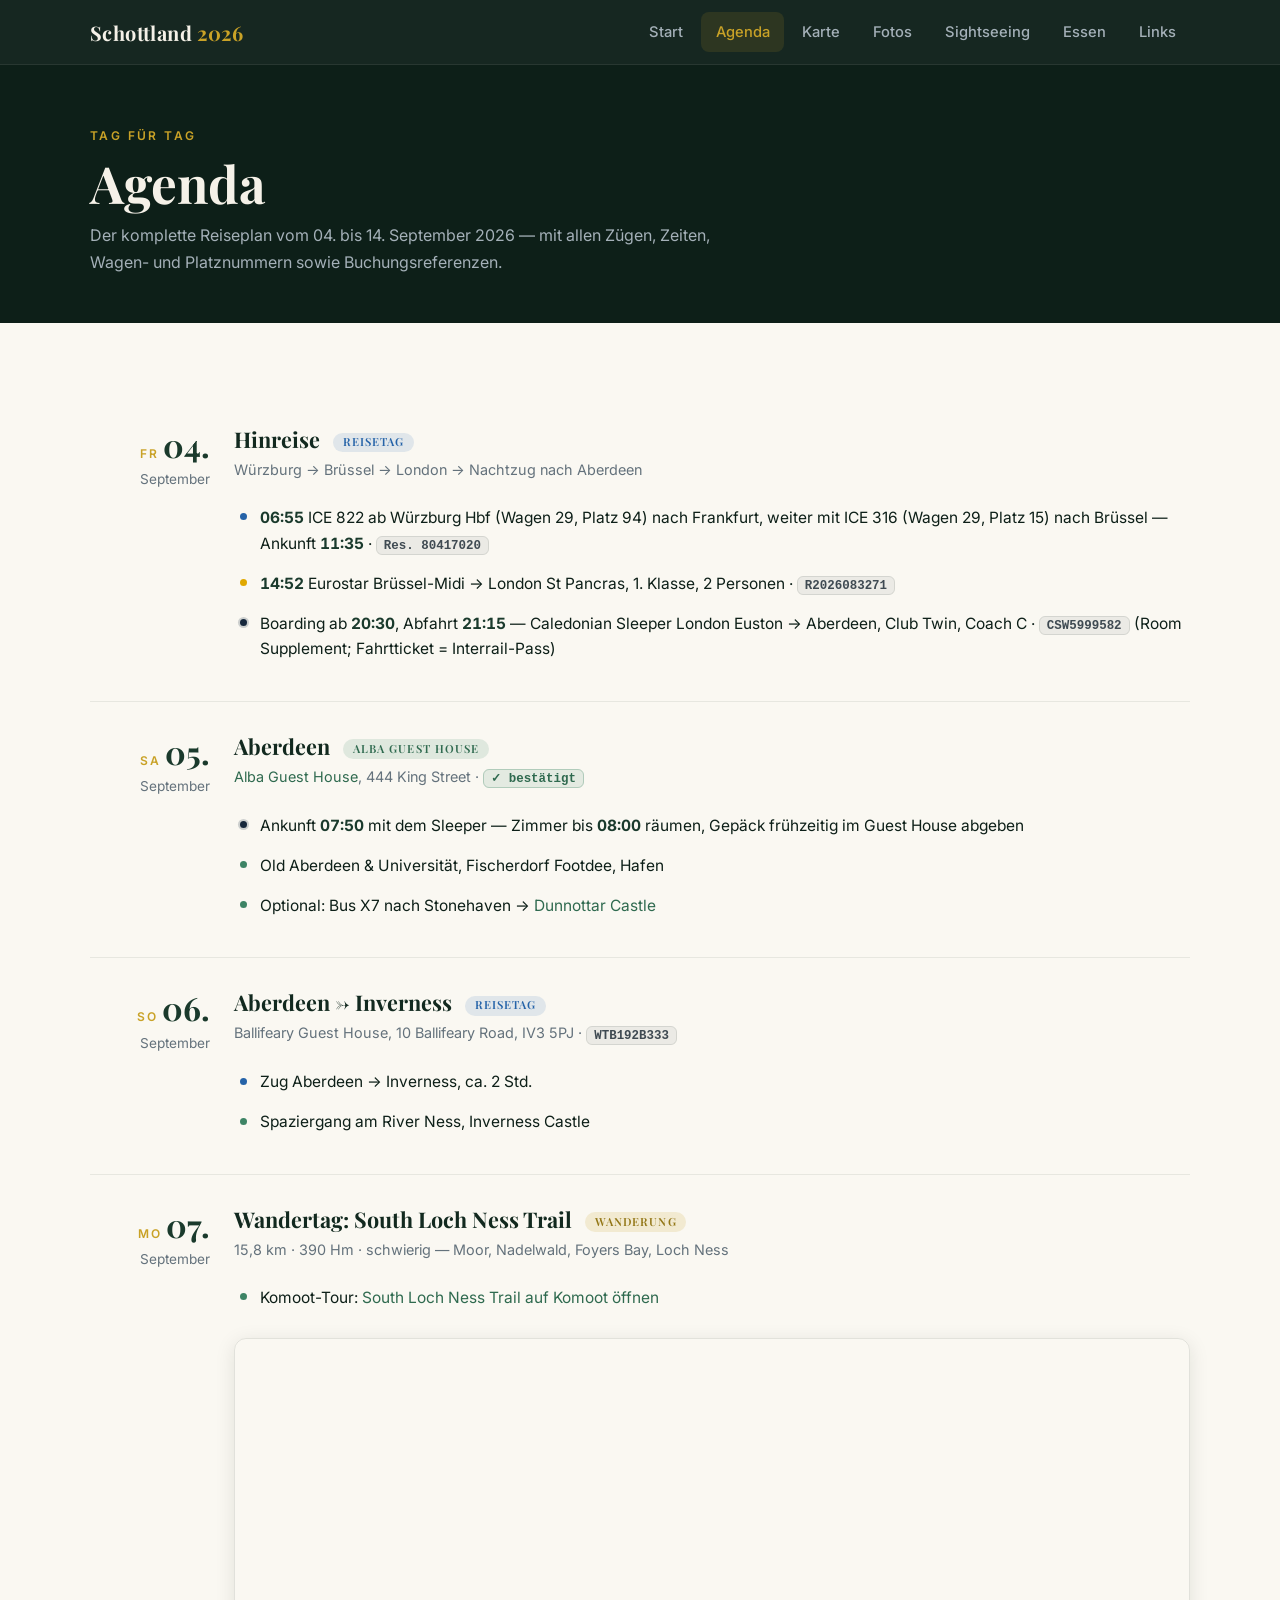
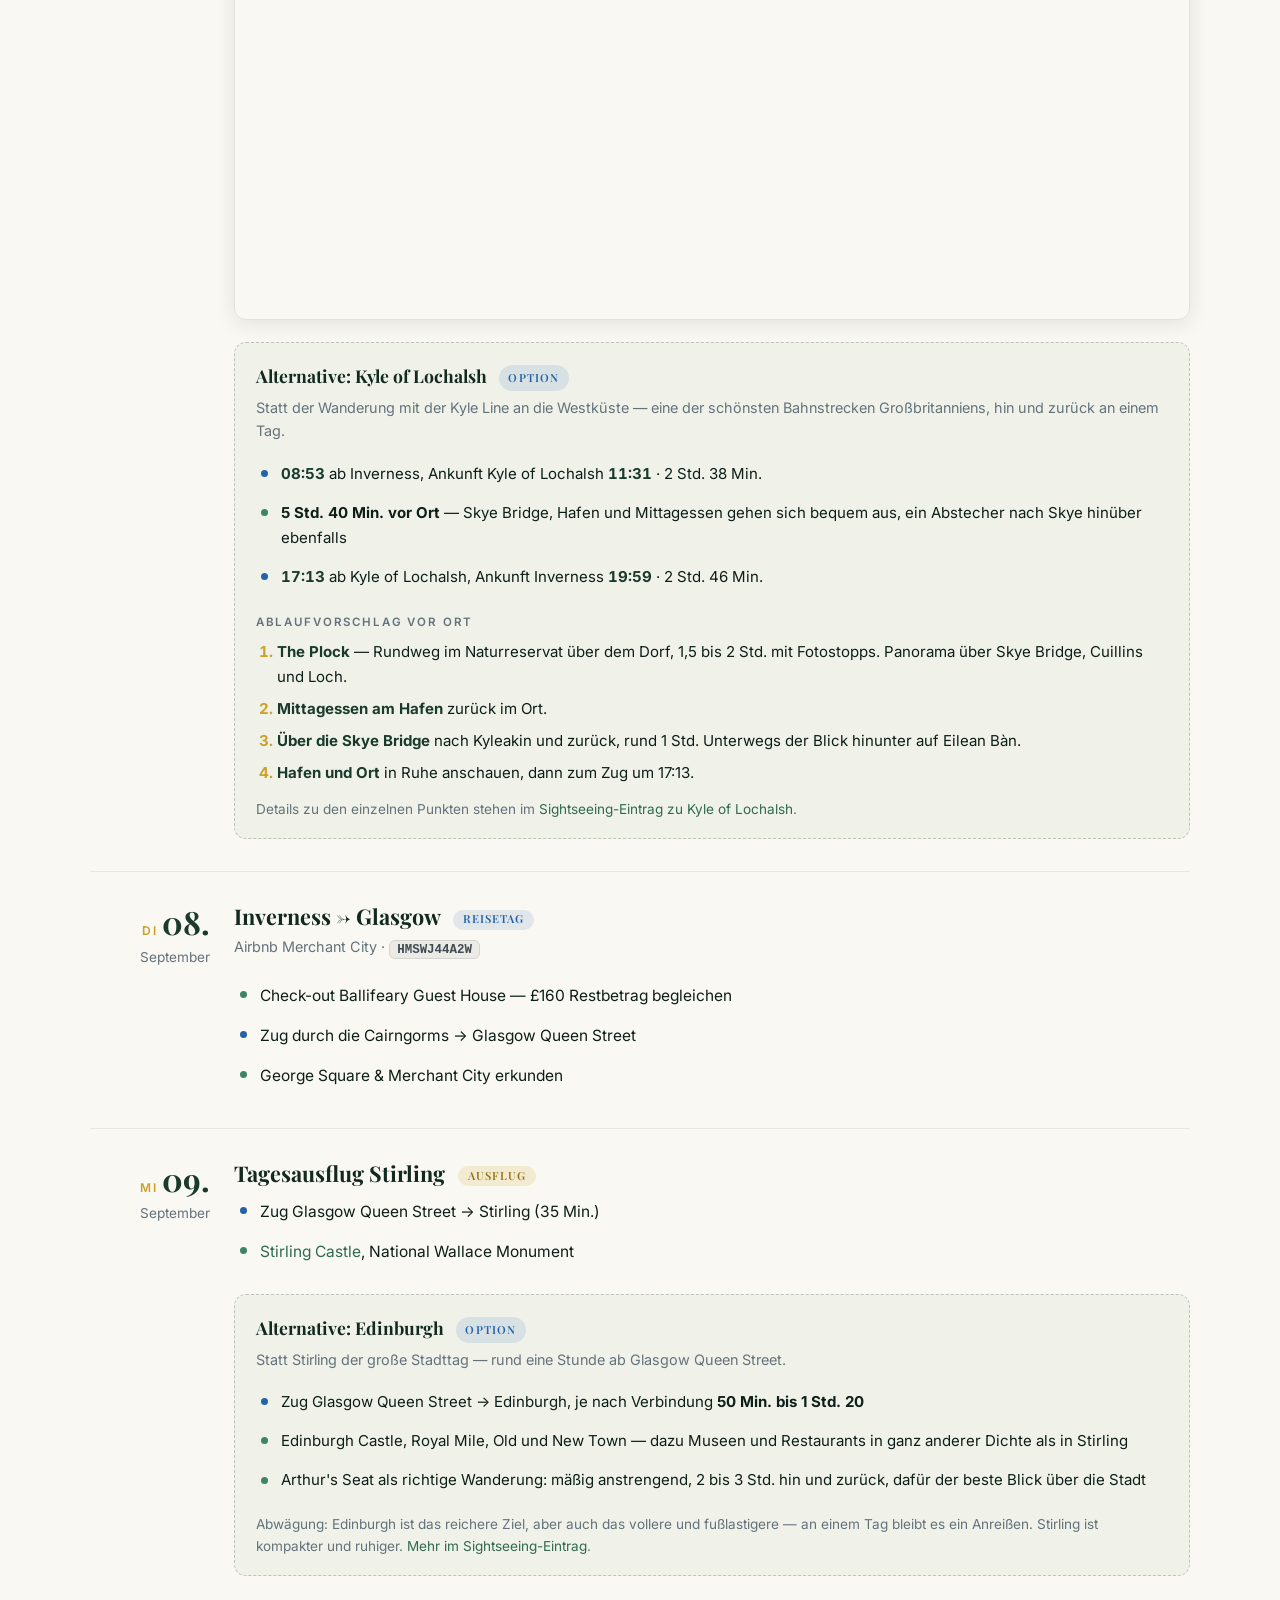
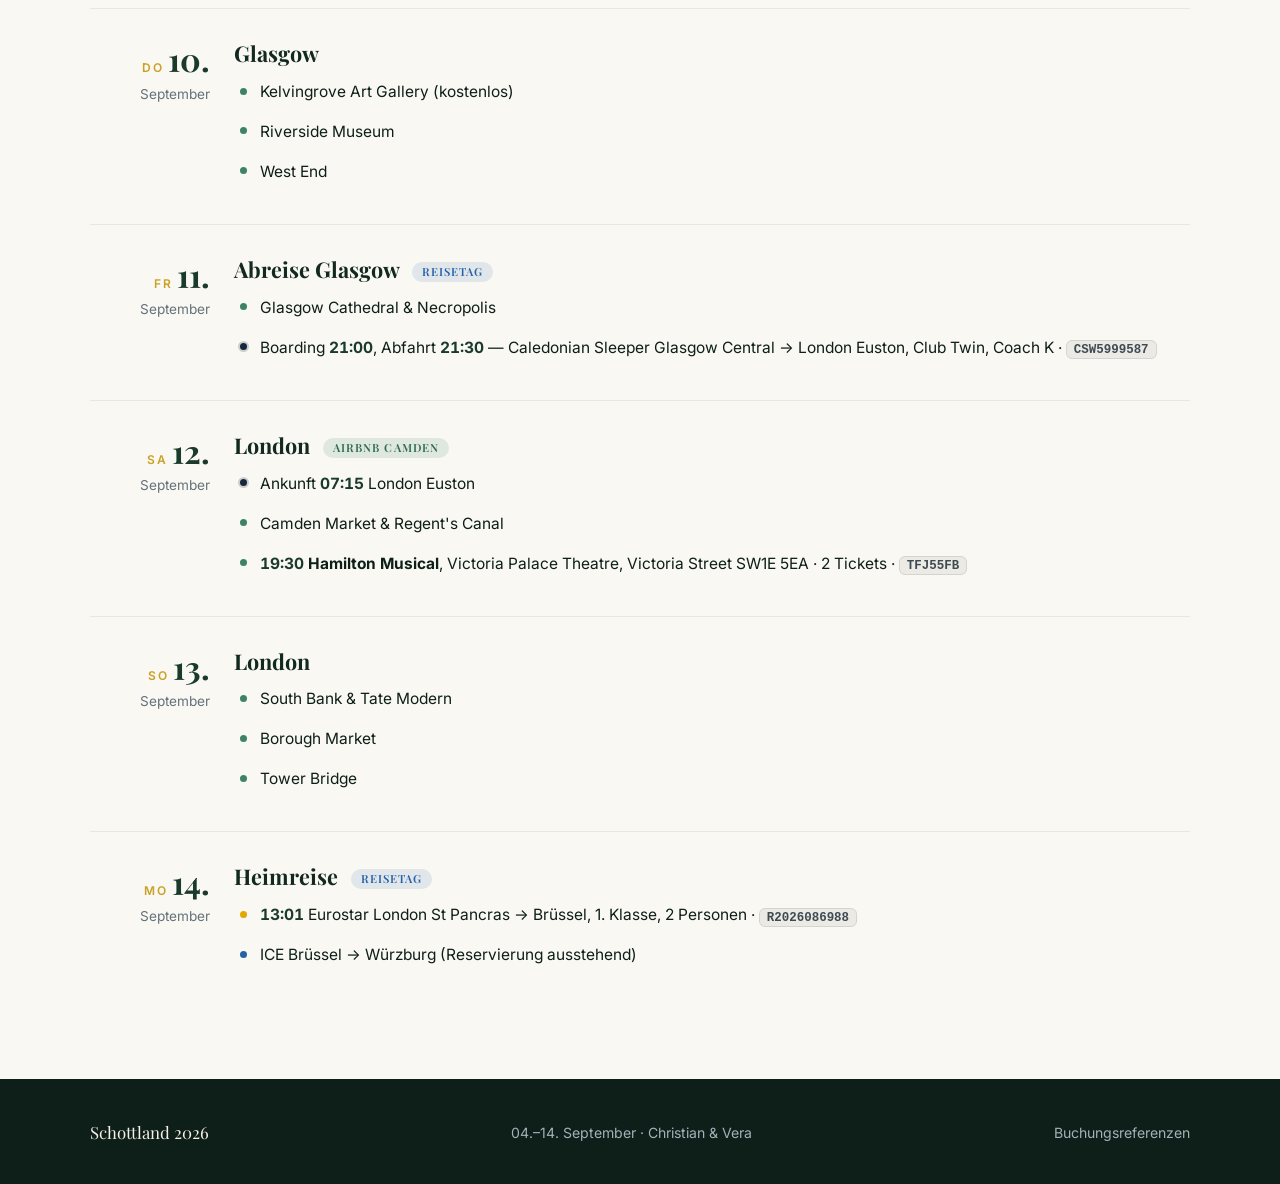
<file: agenda.html>
<!DOCTYPE html>
<html lang="de">
<head>
  <meta charset="UTF-8">
  <meta name="viewport" content="width=device-width, initial-scale=1.0">
  <title>Agenda · Schottland 2026</title>
  <meta name="description" content="Tagesweiser Reiseplan Schottland 04.–14.09.2026 mit allen Zügen, Zeiten und Buchungsreferenzen.">
  <link rel="preconnect" href="https://fonts.googleapis.com">
  <link rel="preconnect" href="https://fonts.gstatic.com" crossorigin>
  <link href="https://fonts.googleapis.com/css2?family=Playfair+Display:ital,wght@0,600;0,700;1,600&family=Inter:wght@400;500;600;700&display=swap" rel="stylesheet">
  <link rel="stylesheet" href="css/style.css">
  <link rel="manifest" href="manifest.webmanifest">
  <meta name="theme-color" content="#0d1f18">
  <meta name="mobile-web-app-capable" content="yes">
  <meta name="apple-mobile-web-app-capable" content="yes">
  <meta name="apple-mobile-web-app-status-bar-style" content="black-translucent">
  <meta name="apple-mobile-web-app-title" content="Schottland 26">
  <link rel="apple-touch-icon" href="icons/apple-touch-icon.png">
  <link rel="icon" href="data:image/svg+xml,<svg xmlns='http://www.w3.org/2000/svg' viewBox='0 0 100 100'><text y='.9em' font-size='90'>🏴󠁧󠁢󠁳󠁣󠁴󠁿</text></svg>">
</head>
<body>

  <nav class="site-nav">
    <div class="container nav-inner">
      <a class="nav-brand" href="index.html">Schottland <span class="thistle">2026</span></a>
      <button class="nav-toggle" aria-label="Menü öffnen" aria-expanded="false">
        <span></span><span></span><span></span>
      </button>
      <ul class="nav-links">
        <li><a href="index.html">Start</a></li>
        <li><a href="agenda.html" class="active">Agenda</a></li>
        <li><a href="map.html">Karte</a></li>
        <li><a href="fotos.html">Fotos</a></li>
        <li><a href="sightseeing.html">Sightseeing</a></li>
        <li><a href="essen.html">Essen</a></li>
        <li><a href="links.html">Links</a></li>
      </ul>
    </div>
  </nav>

  <header class="page-header">
    <div class="container">
      <span class="kicker">Tag für Tag</span>
      <h1>Agenda</h1>
      <p>Der komplette Reiseplan vom 04. bis 14. September 2026 — mit allen Zügen,
         Zeiten, Wagen- und Platznummern sowie Buchungsreferenzen.</p>
    </div>
  </header>

  <main class="section">
    <div class="container timeline">

      <article class="day" id="tag1">
        <div class="day-date">
          <span class="dow">Fr</span>
          <span class="dom">04.</span>
          <span class="mon">September</span>
        </div>
        <div class="day-body">
          <h3>Hinreise <span class="day-badge badge-travel">Reisetag</span></h3>
          <p class="day-sub">Würzburg → Brüssel → London → Nachtzug nach Aberdeen</p>
          <ul class="day-items">
            <li class="transit"><span class="time">06:55</span> ICE 822 ab Würzburg Hbf (Wagen 29, Platz 94) nach Frankfurt,
                weiter mit ICE 316 (Wagen 29, Platz 15) nach Brüssel — Ankunft <span class="time">11:35</span> · <span class="ref">Res. 80417020</span></li>
            <li class="eurostar-item"><span class="time">14:52</span> Eurostar Brüssel-Midi → London St&nbsp;Pancras,
                1.&nbsp;Klasse, 2 Personen · <span class="ref">R2026083271</span></li>
            <li class="sleeper-item">Boarding ab <span class="time">20:30</span>, Abfahrt <span class="time">21:15</span> —
                Caledonian Sleeper London Euston → Aberdeen, Club Twin, Coach&nbsp;C · <span class="ref">CSW5999582</span>
                (Room Supplement; Fahrtticket = Interrail-Pass)</li>
          </ul>
        </div>
      </article>

      <article class="day" id="tag2">
        <div class="day-date">
          <span class="dow">Sa</span>
          <span class="dom">05.</span>
          <span class="mon">September</span>
        </div>
        <div class="day-body">
          <h3>Aberdeen <span class="day-badge badge-stay">Alba Guest House</span></h3>
          <p class="day-sub"><a href="https://www.albaguesthouse.co.uk/" target="_blank" rel="noopener">Alba Guest House</a>,
             444 King Street · <span class="ref ref-ok">bestätigt</span></p>
          <ul class="day-items">
            <li class="sleeper-item">Ankunft <span class="time">07:50</span> mit dem Sleeper — Zimmer bis
                <span class="time">08:00</span> räumen, Gepäck frühzeitig im Guest House abgeben</li>
            <li>Old Aberdeen &amp; Universität, Fischerdorf Footdee, Hafen</li>
            <li class="hike">Optional: Bus X7 nach Stonehaven → <a href="https://www.dunnottarcastle.co.uk" target="_blank" rel="noopener">Dunnottar Castle</a></li>
          </ul>
        </div>
      </article>

      <article class="day" id="tag3">
        <div class="day-date">
          <span class="dow">So</span>
          <span class="dom">06.</span>
          <span class="mon">September</span>
        </div>
        <div class="day-body">
          <h3>Aberdeen → Inverness <span class="day-badge badge-travel">Reisetag</span></h3>
          <p class="day-sub">Ballifeary Guest House, 10 Ballifeary Road, IV3&nbsp;5PJ · <span class="ref">WTB192B333</span></p>
          <ul class="day-items">
            <li class="transit">Zug Aberdeen → Inverness, ca. 2 Std.</li>
            <li>Spaziergang am River Ness, Inverness Castle</li>
          </ul>
        </div>
      </article>

      <article class="day" id="tag4">
        <div class="day-date">
          <span class="dow">Mo</span>
          <span class="dom">07.</span>
          <span class="mon">September</span>
        </div>
        <div class="day-body">
          <h3>Wandertag: South Loch Ness Trail <span class="day-badge badge-hike">Wanderung</span></h3>
          <p class="day-sub">15,8&nbsp;km · 390&nbsp;Hm · schwierig — Moor, Nadelwald, Foyers Bay, Loch&nbsp;Ness</p>
          <ul class="day-items">
            <li class="hike">Komoot-Tour: <a href="https://www.komoot.com/tour/3091298275?share_token=afX9f9H9KsuinnRdtXRdiW5yBOV7ynvk35whkNdhzB718P6arz" target="_blank" rel="noopener">South Loch Ness Trail auf Komoot öffnen</a></li>
          </ul>
          <div class="komoot-embed">
            <iframe src="https://www.komoot.com/tour/3091298275/embed?share_token=afX9f9H9KsuinnRdtXRdiW5yBOV7ynvk35whkNdhzB718P6arz&hl=de&layout=classic&profile=1"
                    title="Komoot: South Loch Ness Trail" loading="lazy" allowfullscreen></iframe>
          </div>

          <div class="day-alt">
            <h4>Alternative: Kyle of Lochalsh <span class="day-badge badge-travel">Option</span></h4>
            <p class="day-sub">Statt der Wanderung mit der Kyle Line an die Westküste — eine der
               schönsten Bahnstrecken Großbritanniens, hin und zurück an einem Tag.</p>
            <ul class="day-items">
              <li class="transit"><span class="time">08:53</span> ab Inverness, Ankunft Kyle of Lochalsh
                  <span class="time">11:31</span> · 2 Std. 38 Min.</li>
              <li><strong>5 Std. 40 Min. vor Ort</strong> — Skye Bridge, Hafen und Mittagessen gehen sich
                  bequem aus, ein Abstecher nach Skye hinüber ebenfalls</li>
              <li class="transit"><span class="time">17:13</span> ab Kyle of Lochalsh, Ankunft Inverness
                  <span class="time">19:59</span> · 2 Std. 46 Min.</li>
            </ul>

            <p class="day-plan-head">Ablaufvorschlag vor Ort</p>
            <ol class="day-plan">
              <li><strong>The Plock</strong> — Rundweg im Naturreservat über dem Dorf, 1,5 bis 2 Std.
                  mit Fotostopps. Panorama über Skye Bridge, Cuillins und Loch.</li>
              <li><strong>Mittagessen am Hafen</strong> zurück im Ort.</li>
              <li><strong>Über die Skye Bridge</strong> nach Kyleakin und zurück, rund 1 Std.
                  Unterwegs der Blick hinunter auf Eilean&nbsp;Bàn.</li>
              <li><strong>Hafen und Ort</strong> in Ruhe anschauen, dann zum Zug um 17:13.</li>
            </ol>
            <p class="day-hint">Details zu den einzelnen Punkten stehen im
               <a href="sightseeing.html">Sightseeing-Eintrag zu Kyle of Lochalsh</a>.</p>
          </div>
        </div>
      </article>

      <article class="day" id="tag5">
        <div class="day-date">
          <span class="dow">Di</span>
          <span class="dom">08.</span>
          <span class="mon">September</span>
        </div>
        <div class="day-body">
          <h3>Inverness → Glasgow <span class="day-badge badge-travel">Reisetag</span></h3>
          <p class="day-sub">Airbnb Merchant City · <span class="ref">HMSWJ44A2W</span></p>
          <ul class="day-items">
            <li>Check-out Ballifeary Guest House — £160 Restbetrag begleichen</li>
            <li class="transit">Zug durch die Cairngorms → Glasgow Queen Street</li>
            <li>George Square &amp; Merchant City erkunden</li>
          </ul>
        </div>
      </article>

      <article class="day" id="tag6">
        <div class="day-date">
          <span class="dow">Mi</span>
          <span class="dom">09.</span>
          <span class="mon">September</span>
        </div>
        <div class="day-body">
          <h3>Tagesausflug Stirling <span class="day-badge badge-hike">Ausflug</span></h3>
          <ul class="day-items">
            <li class="transit">Zug Glasgow Queen Street → Stirling (35&nbsp;Min.)</li>
            <li><a href="https://www.stirlingcastle.scot" target="_blank" rel="noopener">Stirling Castle</a>, National Wallace Monument</li>
          </ul>

          <div class="day-alt">
            <h4>Alternative: Edinburgh <span class="day-badge badge-travel">Option</span></h4>
            <p class="day-sub">Statt Stirling der große Stadttag — rund eine Stunde ab
               Glasgow Queen Street.</p>
            <ul class="day-items">
              <li class="transit">Zug Glasgow Queen Street → Edinburgh, je nach Verbindung
                  <strong>50 Min. bis 1 Std. 20</strong></li>
              <li>Edinburgh Castle, Royal Mile, Old und New Town — dazu Museen und Restaurants
                  in ganz anderer Dichte als in Stirling</li>
              <li class="hike">Arthur's Seat als richtige Wanderung: mäßig anstrengend,
                  2 bis 3 Std. hin und zurück, dafür der beste Blick über die Stadt</li>
            </ul>
            <p class="day-hint">Abwägung: Edinburgh ist das reichere Ziel, aber auch das vollere
               und fußlastigere — an einem Tag bleibt es ein Anreißen. Stirling ist kompakter und
               ruhiger. <a href="sightseeing.html">Mehr im Sightseeing-Eintrag</a>.</p>
          </div>
        </div>
      </article>

      <article class="day" id="tag7">
        <div class="day-date">
          <span class="dow">Do</span>
          <span class="dom">10.</span>
          <span class="mon">September</span>
        </div>
        <div class="day-body">
          <h3>Glasgow</h3>
          <ul class="day-items">
            <li>Kelvingrove Art Gallery (kostenlos)</li>
            <li>Riverside Museum</li>
            <li>West End</li>
          </ul>
        </div>
      </article>

      <article class="day" id="tag8">
        <div class="day-date">
          <span class="dow">Fr</span>
          <span class="dom">11.</span>
          <span class="mon">September</span>
        </div>
        <div class="day-body">
          <h3>Abreise Glasgow <span class="day-badge badge-travel">Reisetag</span></h3>
          <ul class="day-items">
            <li>Glasgow Cathedral &amp; Necropolis</li>
            <li class="sleeper-item">Boarding <span class="time">21:00</span>, Abfahrt <span class="time">21:30</span> —
                Caledonian Sleeper Glasgow Central → London Euston, Club Twin, Coach&nbsp;K · <span class="ref">CSW5999587</span></li>
          </ul>
        </div>
      </article>

      <article class="day" id="tag9">
        <div class="day-date">
          <span class="dow">Sa</span>
          <span class="dom">12.</span>
          <span class="mon">September</span>
        </div>
        <div class="day-body">
          <h3>London <span class="day-badge badge-stay">Airbnb Camden</span></h3>
          <ul class="day-items">
            <li class="sleeper-item">Ankunft <span class="time">07:15</span> London Euston</li>
            <li>Camden Market &amp; Regent's Canal</li>
            <li><span class="time">19:30</span> <strong>Hamilton Musical</strong>, Victoria Palace Theatre,
                Victoria Street SW1E&nbsp;5EA · 2 Tickets · <span class="ref">TFJ55FB</span></li>
          </ul>
        </div>
      </article>

      <article class="day" id="tag10">
        <div class="day-date">
          <span class="dow">So</span>
          <span class="dom">13.</span>
          <span class="mon">September</span>
        </div>
        <div class="day-body">
          <h3>London</h3>
          <ul class="day-items">
            <li>South Bank &amp; Tate Modern</li>
            <li>Borough Market</li>
            <li>Tower Bridge</li>
          </ul>
        </div>
      </article>

      <article class="day" id="tag11">
        <div class="day-date">
          <span class="dow">Mo</span>
          <span class="dom">14.</span>
          <span class="mon">September</span>
        </div>
        <div class="day-body">
          <h3>Heimreise <span class="day-badge badge-travel">Reisetag</span></h3>
          <ul class="day-items">
            <li class="eurostar-item"><span class="time">13:01</span> Eurostar London St&nbsp;Pancras → Brüssel,
                1.&nbsp;Klasse, 2 Personen · <span class="ref">R2026086988</span></li>
            <li class="transit">ICE Brüssel → Würzburg (Reservierung ausstehend)</li>
          </ul>
        </div>
      </article>

    </div>
  </main>

  <footer class="site-footer">
    <div class="container footer-inner">
      <span class="footer-brand">Schottland 2026</span>
      <span>04.–14. September · Christian &amp; Vera</span>
      <a href="links.html">Buchungsreferenzen</a>
    </div>
  </footer>

  <script src="js/main.js"></script>
</body>
</html>
</file>
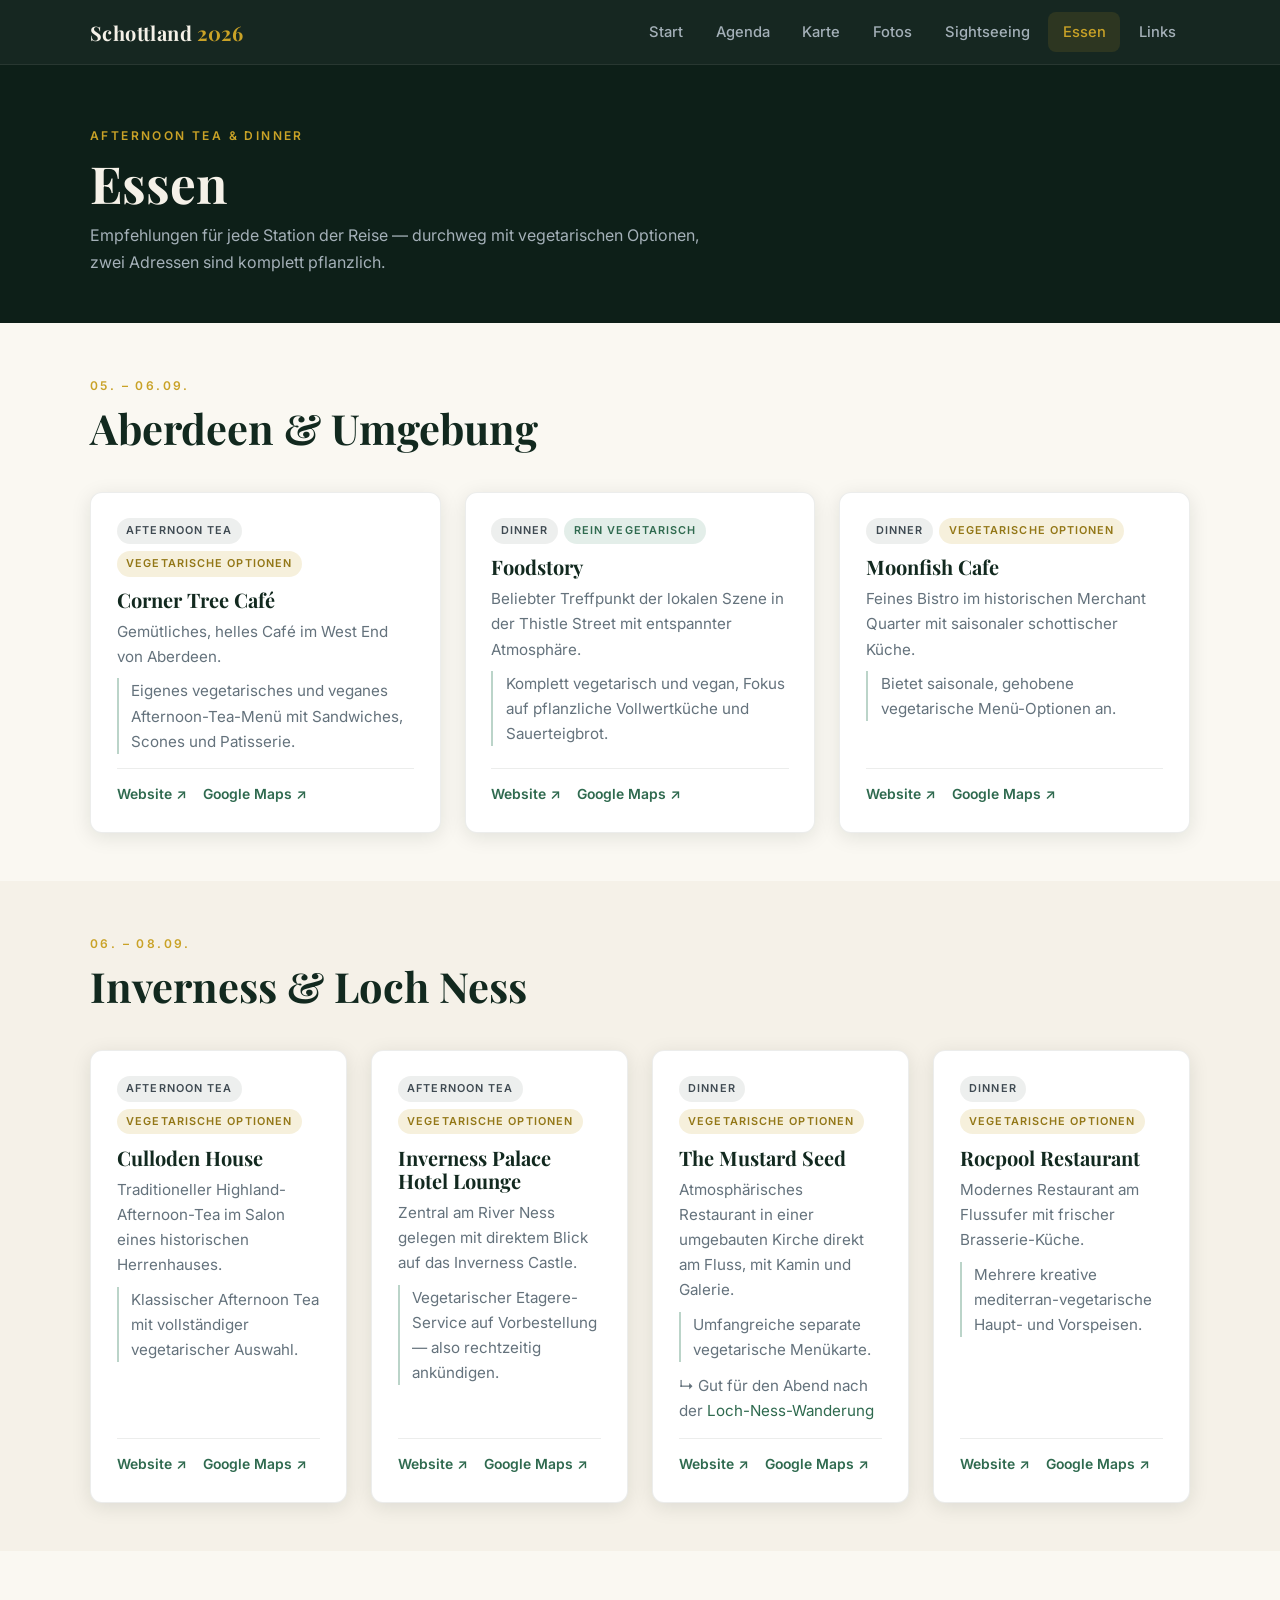
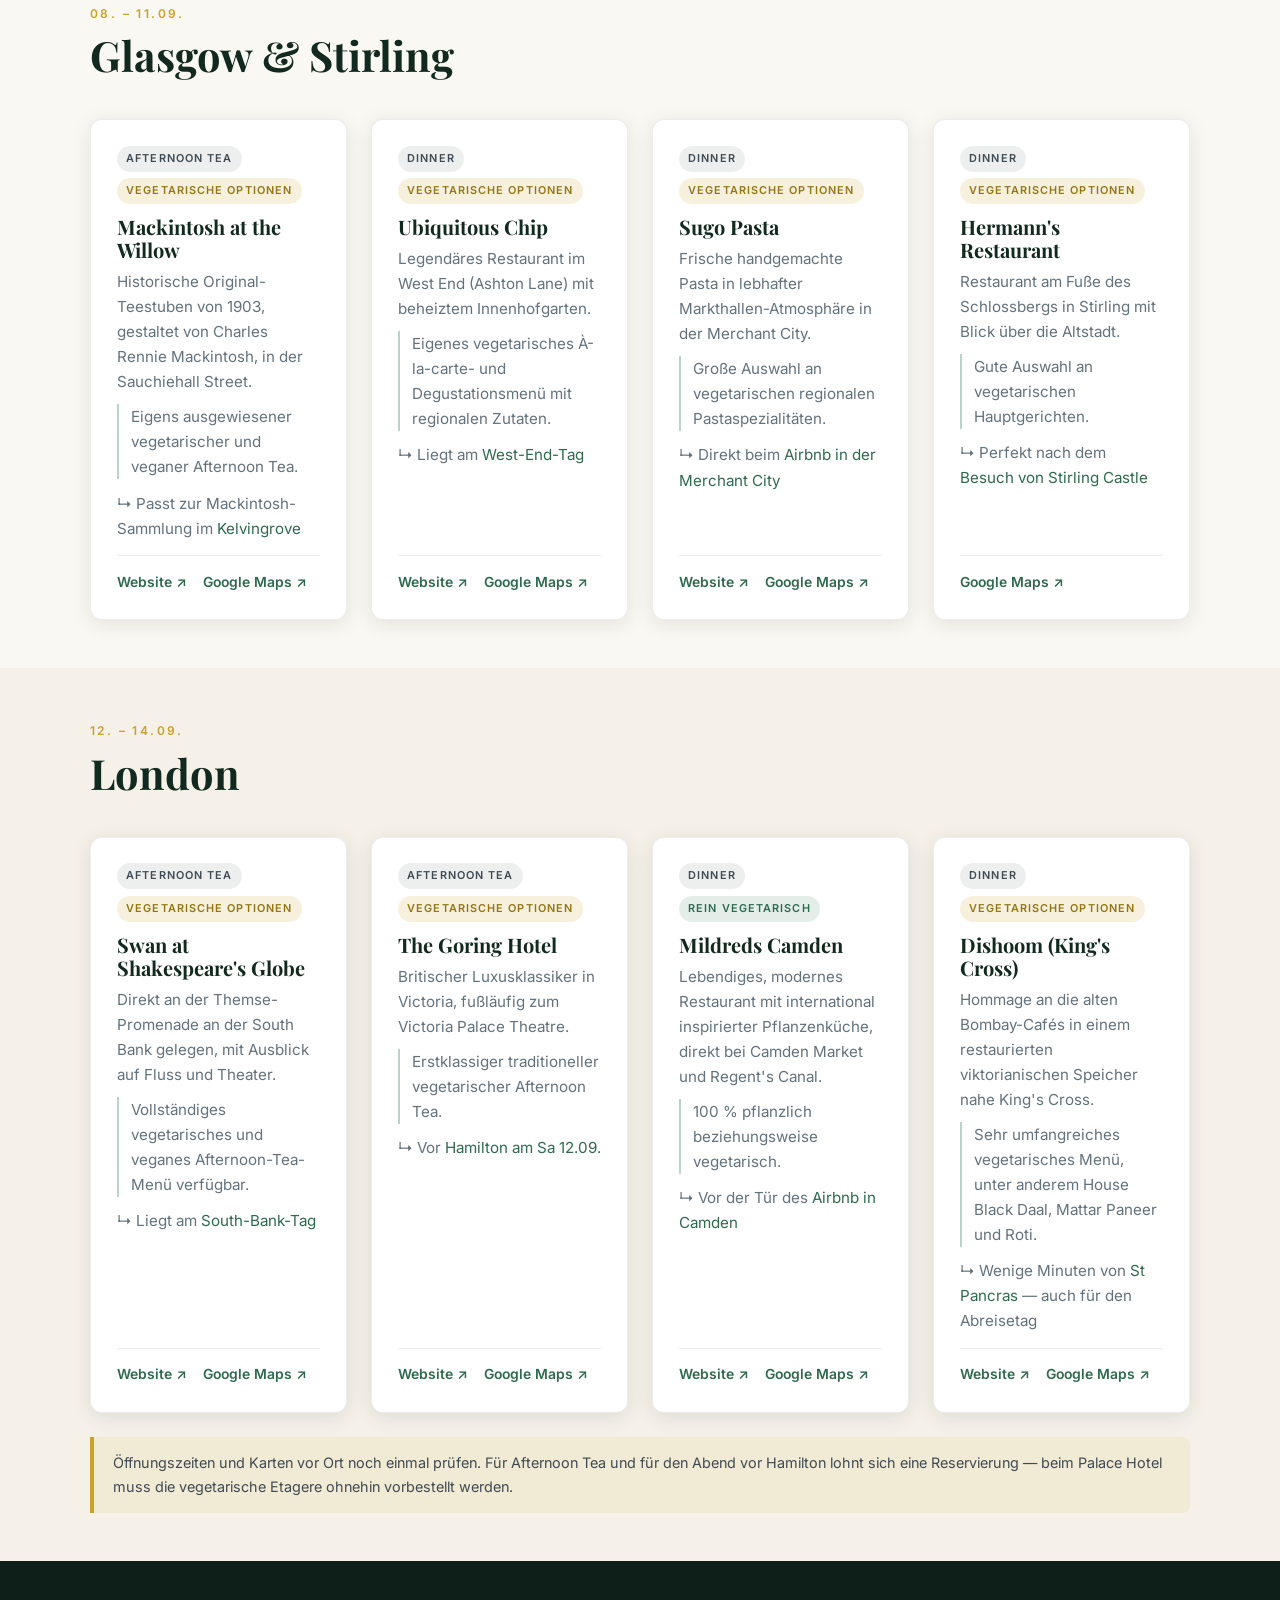
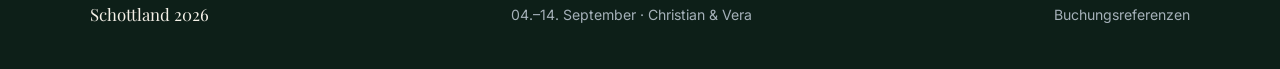
<file: essen.html>
<!DOCTYPE html>
<html lang="de">
<head>
  <meta charset="UTF-8">
  <meta name="viewport" content="width=device-width, initial-scale=1.0">
  <title>Essen · Schottland 2026</title>
  <meta name="description" content="Afternoon Tea und Dinner für die Schottland-Reise 2026 — Empfehlungen mit vegetarischen Optionen für Aberdeen, Inverness, Glasgow, Stirling und London.">
  <link rel="preconnect" href="https://fonts.googleapis.com">
  <link rel="preconnect" href="https://fonts.gstatic.com" crossorigin>
  <link href="https://fonts.googleapis.com/css2?family=Playfair+Display:ital,wght@0,600;0,700;1,600&family=Inter:wght@400;500;600;700&display=swap" rel="stylesheet">
  <link rel="stylesheet" href="css/style.css">
  <link rel="manifest" href="manifest.webmanifest">
  <meta name="theme-color" content="#0d1f18">
  <meta name="mobile-web-app-capable" content="yes">
  <meta name="apple-mobile-web-app-capable" content="yes">
  <meta name="apple-mobile-web-app-status-bar-style" content="black-translucent">
  <meta name="apple-mobile-web-app-title" content="Schottland 26">
  <link rel="apple-touch-icon" href="icons/apple-touch-icon.png">
  <link rel="icon" href="data:image/svg+xml,<svg xmlns='http://www.w3.org/2000/svg' viewBox='0 0 100 100'><text y='.9em' font-size='90'>🏴󠁧󠁢󠁳󠁣󠁴󠁿</text></svg>">
</head>
<body>

  <nav class="site-nav">
    <div class="container nav-inner">
      <a class="nav-brand" href="index.html">Schottland <span class="thistle">2026</span></a>
      <button class="nav-toggle" aria-label="Menü öffnen" aria-expanded="false">
        <span></span><span></span><span></span>
      </button>
      <ul class="nav-links">
        <li><a href="index.html">Start</a></li>
        <li><a href="agenda.html">Agenda</a></li>
        <li><a href="map.html">Karte</a></li>
        <li><a href="fotos.html">Fotos</a></li>
        <li><a href="sightseeing.html">Sightseeing</a></li>
        <li><a href="essen.html" class="active">Essen</a></li>
        <li><a href="links.html">Links</a></li>
      </ul>
    </div>
  </nav>

  <header class="page-header">
    <div class="container">
      <span class="kicker">Afternoon Tea &amp; Dinner</span>
      <h1>Essen</h1>
      <p>Empfehlungen für jede Station der Reise — durchweg mit vegetarischen
         Optionen, zwei Adressen sind komplett pflanzlich.</p>
    </div>
  </header>

  <main>

    <section class="section tight">
      <div class="container">
        <div class="section-head">
          <span class="kicker">05. – 06.09.</span>
          <h2>Aberdeen &amp; Umgebung</h2>
        </div>
        <div class="grid">

          <article class="card food-card">
            <div class="food-badges">
              <span class="badge-meal">Afternoon Tea</span>
              <span class="badge-veg partial">Vegetarische Optionen</span>
            </div>
            <h3>Corner Tree Café</h3>
            <p>Gemütliches, helles Café im West End von Aberdeen.</p>
            <p class="veg-note">Eigenes vegetarisches und veganes Afternoon-Tea-Menü
               mit Sandwiches, Scones und Patisserie.</p>
            <div class="food-links">
              <a href="https://www.cornertreecafe.co.uk/" target="_blank" rel="noopener">Website ↗</a>
              <a href="https://www.google.com/maps/search/?api=1&amp;query=Corner+Tree+Cafe+Aberdeen" target="_blank" rel="noopener">Google Maps ↗</a>
            </div>
          </article>

          <article class="card food-card">
            <div class="food-badges">
              <span class="badge-meal">Dinner</span>
              <span class="badge-veg">Rein vegetarisch</span>
            </div>
            <h3>Foodstory</h3>
            <p>Beliebter Treffpunkt der lokalen Szene in der Thistle Street
               mit entspannter Atmosphäre.</p>
            <p class="veg-note">Komplett vegetarisch und vegan, Fokus auf pflanzliche
               Vollwertküche und Sauerteigbrot.</p>
            <div class="food-links">
              <a href="https://foodstorycafe.co.uk/" target="_blank" rel="noopener">Website ↗</a>
              <a href="https://www.google.com/maps/search/?api=1&amp;query=Foodstory+Thistle+Street+Aberdeen" target="_blank" rel="noopener">Google Maps ↗</a>
            </div>
          </article>

          <article class="card food-card">
            <div class="food-badges">
              <span class="badge-meal">Dinner</span>
              <span class="badge-veg partial">Vegetarische Optionen</span>
            </div>
            <h3>Moonfish Cafe</h3>
            <p>Feines Bistro im historischen Merchant Quarter mit saisonaler
               schottischer Küche.</p>
            <p class="veg-note">Bietet saisonale, gehobene vegetarische Menü-Optionen an.</p>
            <div class="food-links">
              <a href="https://www.moonfishcafe.co.uk/" target="_blank" rel="noopener">Website ↗</a>
              <a href="https://www.google.com/maps/search/?api=1&amp;query=Moonfish+Cafe+Aberdeen" target="_blank" rel="noopener">Google Maps ↗</a>
            </div>
          </article>

        </div>
      </div>
    </section>

    <section class="section tight section-cream">
      <div class="container">
        <div class="section-head">
          <span class="kicker">06. – 08.09.</span>
          <h2>Inverness &amp; Loch Ness</h2>
        </div>
        <div class="grid">

          <article class="card food-card">
            <div class="food-badges">
              <span class="badge-meal">Afternoon Tea</span>
              <span class="badge-veg partial">Vegetarische Optionen</span>
            </div>
            <h3>Culloden House</h3>
            <p>Traditioneller Highland-Afternoon-Tea im Salon eines historischen
               Herrenhauses.</p>
            <p class="veg-note">Klassischer Afternoon Tea mit vollständiger
               vegetarischer Auswahl.</p>
            <div class="food-links">
              <a href="https://www.cullodenhouse.co.uk/dining/" target="_blank" rel="noopener">Website ↗</a>
              <a href="https://www.google.com/maps/search/?api=1&amp;query=Culloden+House+Hotel+Inverness" target="_blank" rel="noopener">Google Maps ↗</a>
            </div>
          </article>

          <article class="card food-card">
            <div class="food-badges">
              <span class="badge-meal">Afternoon Tea</span>
              <span class="badge-veg partial">Vegetarische Optionen</span>
            </div>
            <h3>Inverness Palace Hotel Lounge</h3>
            <p>Zentral am River Ness gelegen mit direktem Blick auf das
               Inverness Castle.</p>
            <p class="veg-note">Vegetarischer Etagere-Service auf Vorbestellung —
               also rechtzeitig ankündigen.</p>
            <div class="food-links">
              <a href="https://www.invernesspalacehotel.co.uk/" target="_blank" rel="noopener">Website ↗</a>
              <a href="https://www.google.com/maps/search/?api=1&amp;query=Best+Western+Palace+Hotel+Inverness" target="_blank" rel="noopener">Google Maps ↗</a>
            </div>
          </article>

          <article class="card food-card">
            <div class="food-badges">
              <span class="badge-meal">Dinner</span>
              <span class="badge-veg partial">Vegetarische Optionen</span>
            </div>
            <h3>The Mustard Seed</h3>
            <p>Atmosphärisches Restaurant in einer umgebauten Kirche direkt am
               Fluss, mit Kamin und Galerie.</p>
            <p class="veg-note">Umfangreiche separate vegetarische Menükarte.</p>
            <p class="food-tie">Gut für den Abend nach der <a href="agenda.html#tag4">Loch-Ness-Wanderung</a></p>
            <div class="food-links">
              <a href="https://www.mustardseedrestaurant.co.uk/" target="_blank" rel="noopener">Website ↗</a>
              <a href="https://www.google.com/maps/search/?api=1&amp;query=The+Mustard+Seed+Restaurant+Inverness" target="_blank" rel="noopener">Google Maps ↗</a>
            </div>
          </article>

          <article class="card food-card">
            <div class="food-badges">
              <span class="badge-meal">Dinner</span>
              <span class="badge-veg partial">Vegetarische Optionen</span>
            </div>
            <h3>Rocpool Restaurant</h3>
            <p>Modernes Restaurant am Flussufer mit frischer Brasserie-Küche.</p>
            <p class="veg-note">Mehrere kreative mediterran-vegetarische Haupt-
               und Vorspeisen.</p>
            <div class="food-links">
              <a href="https://www.rocpoolrestaurant.com/" target="_blank" rel="noopener">Website ↗</a>
              <a href="https://www.google.com/maps/search/?api=1&amp;query=Rocpool+Restaurant+Inverness" target="_blank" rel="noopener">Google Maps ↗</a>
            </div>
          </article>

        </div>
      </div>
    </section>

    <section class="section tight">
      <div class="container">
        <div class="section-head">
          <span class="kicker">08. – 11.09.</span>
          <h2>Glasgow &amp; Stirling</h2>
        </div>
        <div class="grid">

          <article class="card food-card">
            <div class="food-badges">
              <span class="badge-meal">Afternoon Tea</span>
              <span class="badge-veg partial">Vegetarische Optionen</span>
            </div>
            <h3>Mackintosh at the Willow</h3>
            <p>Historische Original-Teestuben von 1903, gestaltet von Charles
               Rennie Mackintosh, in der Sauchiehall Street.</p>
            <p class="veg-note">Eigens ausgewiesener vegetarischer und veganer
               Afternoon Tea.</p>
            <p class="food-tie">Passt zur Mackintosh-Sammlung im <a href="sightseeing.html">Kelvingrove</a></p>
            <div class="food-links">
              <a href="https://www.mackintoshatthewillow.com/" target="_blank" rel="noopener">Website ↗</a>
              <a href="https://www.google.com/maps/search/?api=1&amp;query=Mackintosh+at+the+Willow+Glasgow" target="_blank" rel="noopener">Google Maps ↗</a>
            </div>
          </article>

          <article class="card food-card">
            <div class="food-badges">
              <span class="badge-meal">Dinner</span>
              <span class="badge-veg partial">Vegetarische Optionen</span>
            </div>
            <h3>Ubiquitous Chip</h3>
            <p>Legendäres Restaurant im West End (Ashton Lane) mit beheiztem
               Innenhofgarten.</p>
            <p class="veg-note">Eigenes vegetarisches À-la-carte- und Degustationsmenü
               mit regionalen Zutaten.</p>
            <p class="food-tie">Liegt am <a href="agenda.html#tag7">West-End-Tag</a></p>
            <div class="food-links">
              <a href="https://www.ubiquitouschip.co.uk/" target="_blank" rel="noopener">Website ↗</a>
              <a href="https://www.google.com/maps/search/?api=1&amp;query=Ubiquitous+Chip+Glasgow" target="_blank" rel="noopener">Google Maps ↗</a>
            </div>
          </article>

          <article class="card food-card">
            <div class="food-badges">
              <span class="badge-meal">Dinner</span>
              <span class="badge-veg partial">Vegetarische Optionen</span>
            </div>
            <h3>Sugo Pasta</h3>
            <p>Frische handgemachte Pasta in lebhafter Markthallen-Atmosphäre
               in der Merchant City.</p>
            <p class="veg-note">Große Auswahl an vegetarischen regionalen
               Pastaspezialitäten.</p>
            <p class="food-tie">Direkt beim <a href="agenda.html#tag5">Airbnb in der Merchant City</a></p>
            <div class="food-links">
              <a href="https://sugopasta.co.uk/" target="_blank" rel="noopener">Website ↗</a>
              <a href="https://www.google.com/maps/search/?api=1&amp;query=Sugo+Pasta+Glasgow" target="_blank" rel="noopener">Google Maps ↗</a>
            </div>
          </article>

          <article class="card food-card">
            <div class="food-badges">
              <span class="badge-meal">Dinner</span>
              <span class="badge-veg partial">Vegetarische Optionen</span>
            </div>
            <h3>Hermann's Restaurant</h3>
            <p>Restaurant am Fuße des Schlossbergs in Stirling mit Blick über
               die Altstadt.</p>
            <p class="veg-note">Gute Auswahl an vegetarischen Hauptgerichten.</p>
            <p class="food-tie">Perfekt nach dem <a href="agenda.html#tag6">Besuch von Stirling Castle</a></p>
            <div class="food-links">
              <a href="https://www.google.com/maps/search/?api=1&amp;query=Hermanns+Restaurant+Stirling" target="_blank" rel="noopener">Google Maps ↗</a>
            </div>
          </article>

        </div>
      </div>
    </section>

    <section class="section tight section-cream">
      <div class="container">
        <div class="section-head">
          <span class="kicker">12. – 14.09.</span>
          <h2>London</h2>
        </div>
        <div class="grid">

          <article class="card food-card">
            <div class="food-badges">
              <span class="badge-meal">Afternoon Tea</span>
              <span class="badge-veg partial">Vegetarische Optionen</span>
            </div>
            <h3>Swan at Shakespeare's Globe</h3>
            <p>Direkt an der Themse-Promenade an der South Bank gelegen, mit
               Ausblick auf Fluss und Theater.</p>
            <p class="veg-note">Vollständiges vegetarisches und veganes
               Afternoon-Tea-Menü verfügbar.</p>
            <p class="food-tie">Liegt am <a href="agenda.html#tag10">South-Bank-Tag</a></p>
            <div class="food-links">
              <a href="https://www.swanlondon.co.uk/" target="_blank" rel="noopener">Website ↗</a>
              <a href="https://www.google.com/maps/search/?api=1&amp;query=Swan+at+the+Globe+London" target="_blank" rel="noopener">Google Maps ↗</a>
            </div>
          </article>

          <article class="card food-card">
            <div class="food-badges">
              <span class="badge-meal">Afternoon Tea</span>
              <span class="badge-veg partial">Vegetarische Optionen</span>
            </div>
            <h3>The Goring Hotel</h3>
            <p>Britischer Luxusklassiker in Victoria, fußläufig zum Victoria
               Palace Theatre.</p>
            <p class="veg-note">Erstklassiger traditioneller vegetarischer
               Afternoon Tea.</p>
            <p class="food-tie">Vor <a href="agenda.html#tag9">Hamilton am Sa 12.09.</a></p>
            <div class="food-links">
              <a href="https://www.thegoring.com/" target="_blank" rel="noopener">Website ↗</a>
              <a href="https://www.google.com/maps/search/?api=1&amp;query=The+Goring+Hotel+London" target="_blank" rel="noopener">Google Maps ↗</a>
            </div>
          </article>

          <article class="card food-card">
            <div class="food-badges">
              <span class="badge-meal">Dinner</span>
              <span class="badge-veg">Rein vegetarisch</span>
            </div>
            <h3>Mildreds Camden</h3>
            <p>Lebendiges, modernes Restaurant mit international inspirierter
               Pflanzenküche, direkt bei Camden Market und Regent's Canal.</p>
            <p class="veg-note">100 % pflanzlich beziehungsweise vegetarisch.</p>
            <p class="food-tie">Vor der Tür des <a href="agenda.html#tag9">Airbnb in Camden</a></p>
            <div class="food-links">
              <a href="https://www.mildreds.com/" target="_blank" rel="noopener">Website ↗</a>
              <a href="https://www.google.com/maps/search/?api=1&amp;query=Mildreds+Camden+London" target="_blank" rel="noopener">Google Maps ↗</a>
            </div>
          </article>

          <article class="card food-card">
            <div class="food-badges">
              <span class="badge-meal">Dinner</span>
              <span class="badge-veg partial">Vegetarische Optionen</span>
            </div>
            <h3>Dishoom (King's Cross)</h3>
            <p>Hommage an die alten Bombay-Cafés in einem restaurierten
               viktorianischen Speicher nahe King's Cross.</p>
            <p class="veg-note">Sehr umfangreiches vegetarisches Menü, unter anderem
               House Black Daal, Mattar Paneer und Roti.</p>
            <p class="food-tie">Wenige Minuten von <a href="agenda.html#tag11">St Pancras</a> — auch für den Abreisetag</p>
            <div class="food-links">
              <a href="https://dishoom.com/" target="_blank" rel="noopener">Website ↗</a>
              <a href="https://www.google.com/maps/search/?api=1&amp;query=Dishoom+Kings+Cross+London" target="_blank" rel="noopener">Google Maps ↗</a>
            </div>
          </article>

        </div>

        <p class="food-note">Öffnungszeiten und Karten vor Ort noch einmal prüfen.
           Für Afternoon Tea und für den Abend vor Hamilton lohnt sich eine
           Reservierung — beim Palace Hotel muss die vegetarische Etagere ohnehin
           vorbestellt werden.</p>
      </div>
    </section>

  </main>

  <footer class="site-footer">
    <div class="container footer-inner">
      <span class="footer-brand">Schottland 2026</span>
      <span>04.–14. September · Christian &amp; Vera</span>
      <a href="links.html">Buchungsreferenzen</a>
    </div>
  </footer>

  <script src="js/main.js"></script>
</body>
</html>
</file>
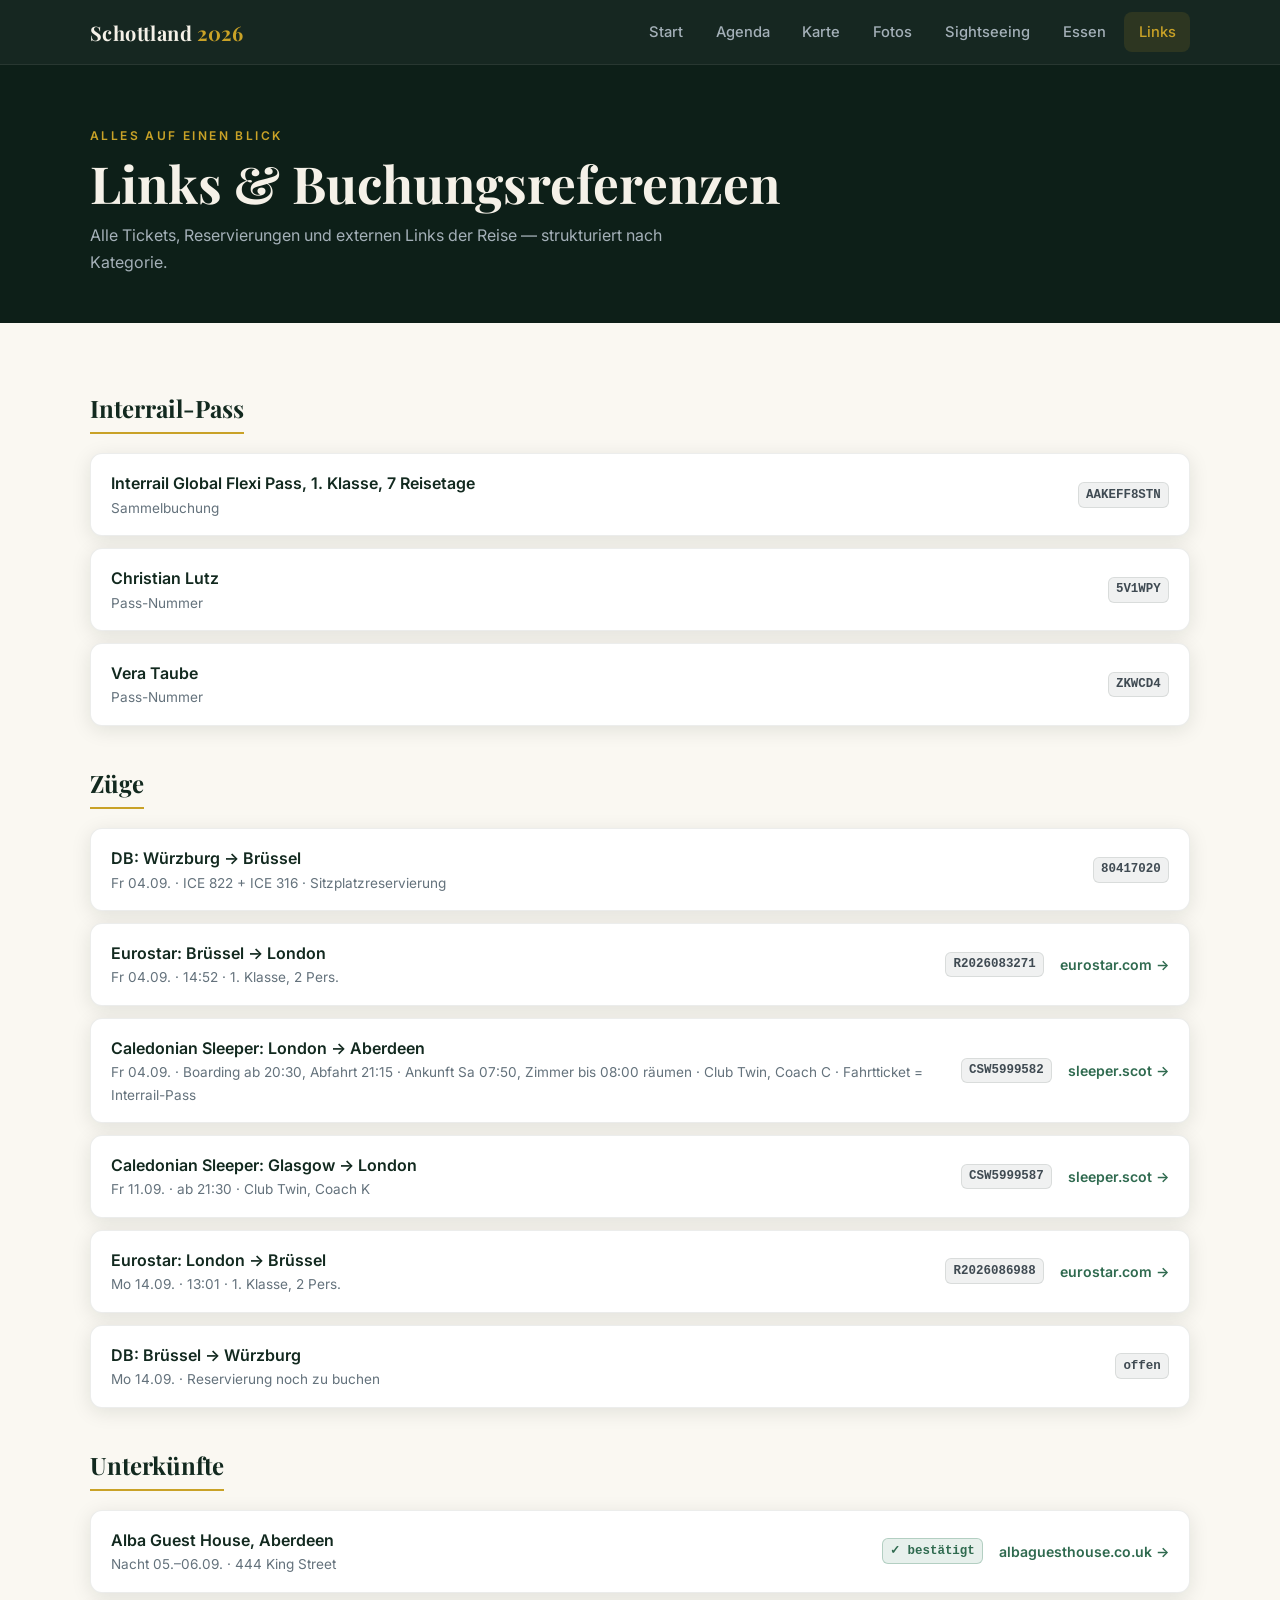
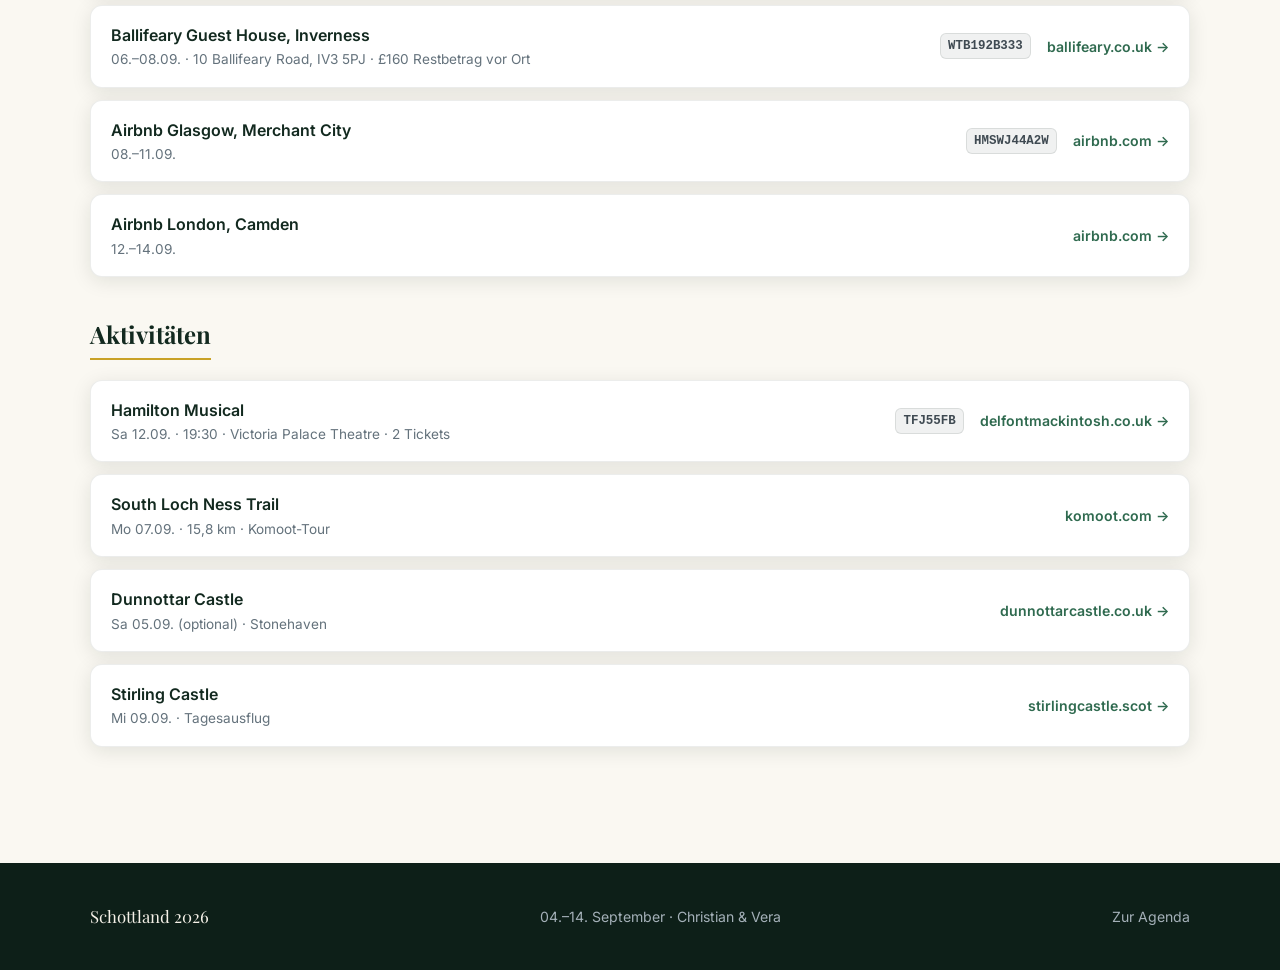
<file: links.html>
<!DOCTYPE html>
<html lang="de">
<head>
  <meta charset="UTF-8">
  <meta name="viewport" content="width=device-width, initial-scale=1.0">
  <title>Links &amp; Buchungen · Schottland 2026</title>
  <meta name="description" content="Alle Buchungsreferenzen und externen Links der Schottland-Reise 2026: Interrail, Züge, Unterkünfte und Aktivitäten.">
  <link rel="preconnect" href="https://fonts.googleapis.com">
  <link rel="preconnect" href="https://fonts.gstatic.com" crossorigin>
  <link href="https://fonts.googleapis.com/css2?family=Playfair+Display:ital,wght@0,600;0,700;1,600&family=Inter:wght@400;500;600;700&display=swap" rel="stylesheet">
  <link rel="stylesheet" href="css/style.css">
  <link rel="manifest" href="manifest.webmanifest">
  <meta name="theme-color" content="#0d1f18">
  <meta name="mobile-web-app-capable" content="yes">
  <meta name="apple-mobile-web-app-capable" content="yes">
  <meta name="apple-mobile-web-app-status-bar-style" content="black-translucent">
  <meta name="apple-mobile-web-app-title" content="Schottland 26">
  <link rel="apple-touch-icon" href="icons/apple-touch-icon.png">
  <link rel="icon" href="data:image/svg+xml,<svg xmlns='http://www.w3.org/2000/svg' viewBox='0 0 100 100'><text y='.9em' font-size='90'>🏴󠁧󠁢󠁳󠁣󠁴󠁿</text></svg>">
</head>
<body>

  <nav class="site-nav">
    <div class="container nav-inner">
      <a class="nav-brand" href="index.html">Schottland <span class="thistle">2026</span></a>
      <button class="nav-toggle" aria-label="Menü öffnen" aria-expanded="false">
        <span></span><span></span><span></span>
      </button>
      <ul class="nav-links">
        <li><a href="index.html">Start</a></li>
        <li><a href="agenda.html">Agenda</a></li>
        <li><a href="map.html">Karte</a></li>
        <li><a href="fotos.html">Fotos</a></li>
        <li><a href="sightseeing.html">Sightseeing</a></li>
        <li><a href="essen.html">Essen</a></li>
        <li><a href="links.html" class="active">Links</a></li>
      </ul>
    </div>
  </nav>

  <header class="page-header">
    <div class="container">
      <span class="kicker">Alles auf einen Blick</span>
      <h1>Links &amp; Buchungsreferenzen</h1>
      <p>Alle Tickets, Reservierungen und externen Links der Reise —
         strukturiert nach Kategorie.</p>
    </div>
  </header>

  <main class="section">
    <div class="container">

      <section class="link-group">
        <h2>Interrail-Pass</h2>
        <ul class="booking-list">
          <li class="booking">
            <span class="what">Interrail Global Flexi Pass, 1.&nbsp;Klasse, 7 Reisetage
              <small>Sammelbuchung</small></span>
            <span class="ref">AAKEFF8STN</span>
          </li>
          <li class="booking">
            <span class="what">Christian Lutz <small>Pass-Nummer</small></span>
            <span class="ref">5V1WPY</span>
          </li>
          <li class="booking">
            <span class="what">Vera Taube <small>Pass-Nummer</small></span>
            <span class="ref">ZKWCD4</span>
          </li>
        </ul>
      </section>

      <section class="link-group">
        <h2>Züge</h2>
        <ul class="booking-list">
          <li class="booking">
            <span class="what">DB: Würzburg → Brüssel <small>Fr 04.09. · ICE 822 + ICE 316 · Sitzplatzreservierung</small></span>
            <span class="ref">80417020</span>
          </li>
          <li class="booking">
            <span class="what">Eurostar: Brüssel → London <small>Fr 04.09. · 14:52 · 1. Klasse, 2 Pers.</small></span>
            <span class="ref">R2026083271</span>
            <a class="ext" href="https://eurostar.com" target="_blank" rel="noopener">eurostar.com →</a>
          </li>
          <li class="booking">
            <span class="what">Caledonian Sleeper: London → Aberdeen <small>Fr 04.09. · Boarding ab 20:30, Abfahrt 21:15 · Ankunft Sa 07:50, Zimmer bis 08:00 räumen · Club Twin, Coach C · Fahrtticket = Interrail-Pass</small></span>
            <span class="ref">CSW5999582</span>
            <a class="ext" href="https://sleeper.scot" target="_blank" rel="noopener">sleeper.scot →</a>
          </li>
          <li class="booking">
            <span class="what">Caledonian Sleeper: Glasgow → London <small>Fr 11.09. · ab 21:30 · Club Twin, Coach K</small></span>
            <span class="ref">CSW5999587</span>
            <a class="ext" href="https://sleeper.scot" target="_blank" rel="noopener">sleeper.scot →</a>
          </li>
          <li class="booking">
            <span class="what">Eurostar: London → Brüssel <small>Mo 14.09. · 13:01 · 1. Klasse, 2 Pers.</small></span>
            <span class="ref">R2026086988</span>
            <a class="ext" href="https://eurostar.com" target="_blank" rel="noopener">eurostar.com →</a>
          </li>
          <li class="booking">
            <span class="what">DB: Brüssel → Würzburg <small>Mo 14.09. · Reservierung noch zu buchen</small></span>
            <span class="ref">offen</span>
          </li>
        </ul>
      </section>

      <section class="link-group">
        <h2>Unterkünfte</h2>
        <ul class="booking-list">
          <li class="booking">
            <span class="what">Alba Guest House, Aberdeen <small>Nacht 05.–06.09. · 444 King Street</small></span>
            <span class="ref ref-ok">bestätigt</span>
            <a class="ext" href="https://www.albaguesthouse.co.uk/" target="_blank" rel="noopener">albaguesthouse.co.uk →</a>
          </li>
          <li class="booking">
            <span class="what">Ballifeary Guest House, Inverness <small>06.–08.09. · 10 Ballifeary Road, IV3 5PJ · £160 Restbetrag vor Ort</small></span>
            <span class="ref">WTB192B333</span>
            <a class="ext" href="https://ballifeary.co.uk" target="_blank" rel="noopener">ballifeary.co.uk →</a>
          </li>
          <li class="booking">
            <span class="what">Airbnb Glasgow, Merchant City <small>08.–11.09.</small></span>
            <span class="ref">HMSWJ44A2W</span>
            <a class="ext" href="https://airbnb.com" target="_blank" rel="noopener">airbnb.com →</a>
          </li>
          <li class="booking">
            <span class="what">Airbnb London, Camden <small>12.–14.09.</small></span>
            <a class="ext" href="https://airbnb.com" target="_blank" rel="noopener">airbnb.com →</a>
          </li>
        </ul>
      </section>

      <section class="link-group">
        <h2>Aktivitäten</h2>
        <ul class="booking-list">
          <li class="booking">
            <span class="what">Hamilton Musical <small>Sa 12.09. · 19:30 · Victoria Palace Theatre · 2 Tickets</small></span>
            <span class="ref">TFJ55FB</span>
            <a class="ext" href="https://delfontmackintosh.co.uk" target="_blank" rel="noopener">delfontmackintosh.co.uk →</a>
          </li>
          <li class="booking">
            <span class="what">South Loch Ness Trail <small>Mo 07.09. · 15,8 km · Komoot-Tour</small></span>
            <a class="ext" href="https://www.komoot.com/tour/3091298275?share_token=afX9f9H9KsuinnRdtXRdiW5yBOV7ynvk35whkNdhzB718P6arz" target="_blank" rel="noopener">komoot.com →</a>
          </li>
          <li class="booking">
            <span class="what">Dunnottar Castle <small>Sa 05.09. (optional) · Stonehaven</small></span>
            <a class="ext" href="https://www.dunnottarcastle.co.uk" target="_blank" rel="noopener">dunnottarcastle.co.uk →</a>
          </li>
          <li class="booking">
            <span class="what">Stirling Castle <small>Mi 09.09. · Tagesausflug</small></span>
            <a class="ext" href="https://www.stirlingcastle.scot" target="_blank" rel="noopener">stirlingcastle.scot →</a>
          </li>
        </ul>
      </section>

    </div>
  </main>

  <footer class="site-footer">
    <div class="container footer-inner">
      <span class="footer-brand">Schottland 2026</span>
      <span>04.–14. September · Christian &amp; Vera</span>
      <a href="agenda.html">Zur Agenda</a>
    </div>
  </footer>

  <script src="js/main.js"></script>
</body>
</html>
</file>
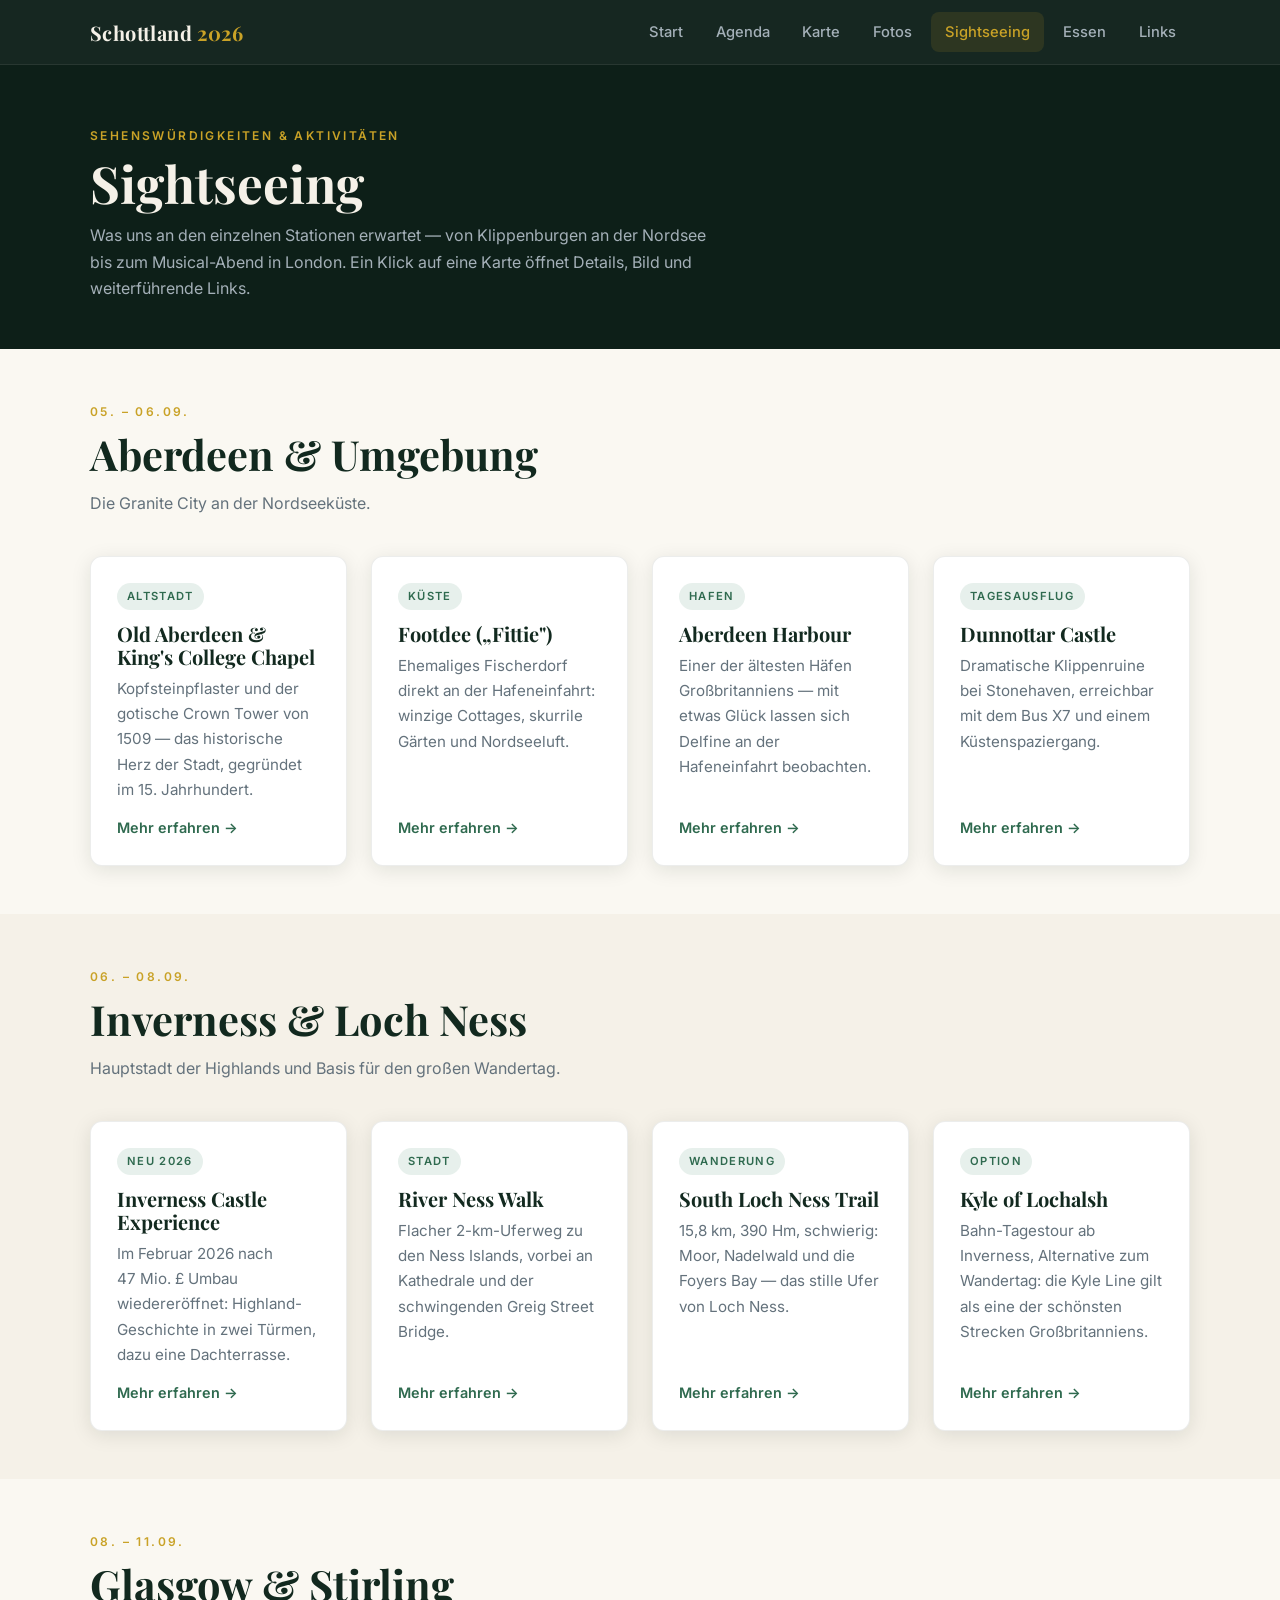
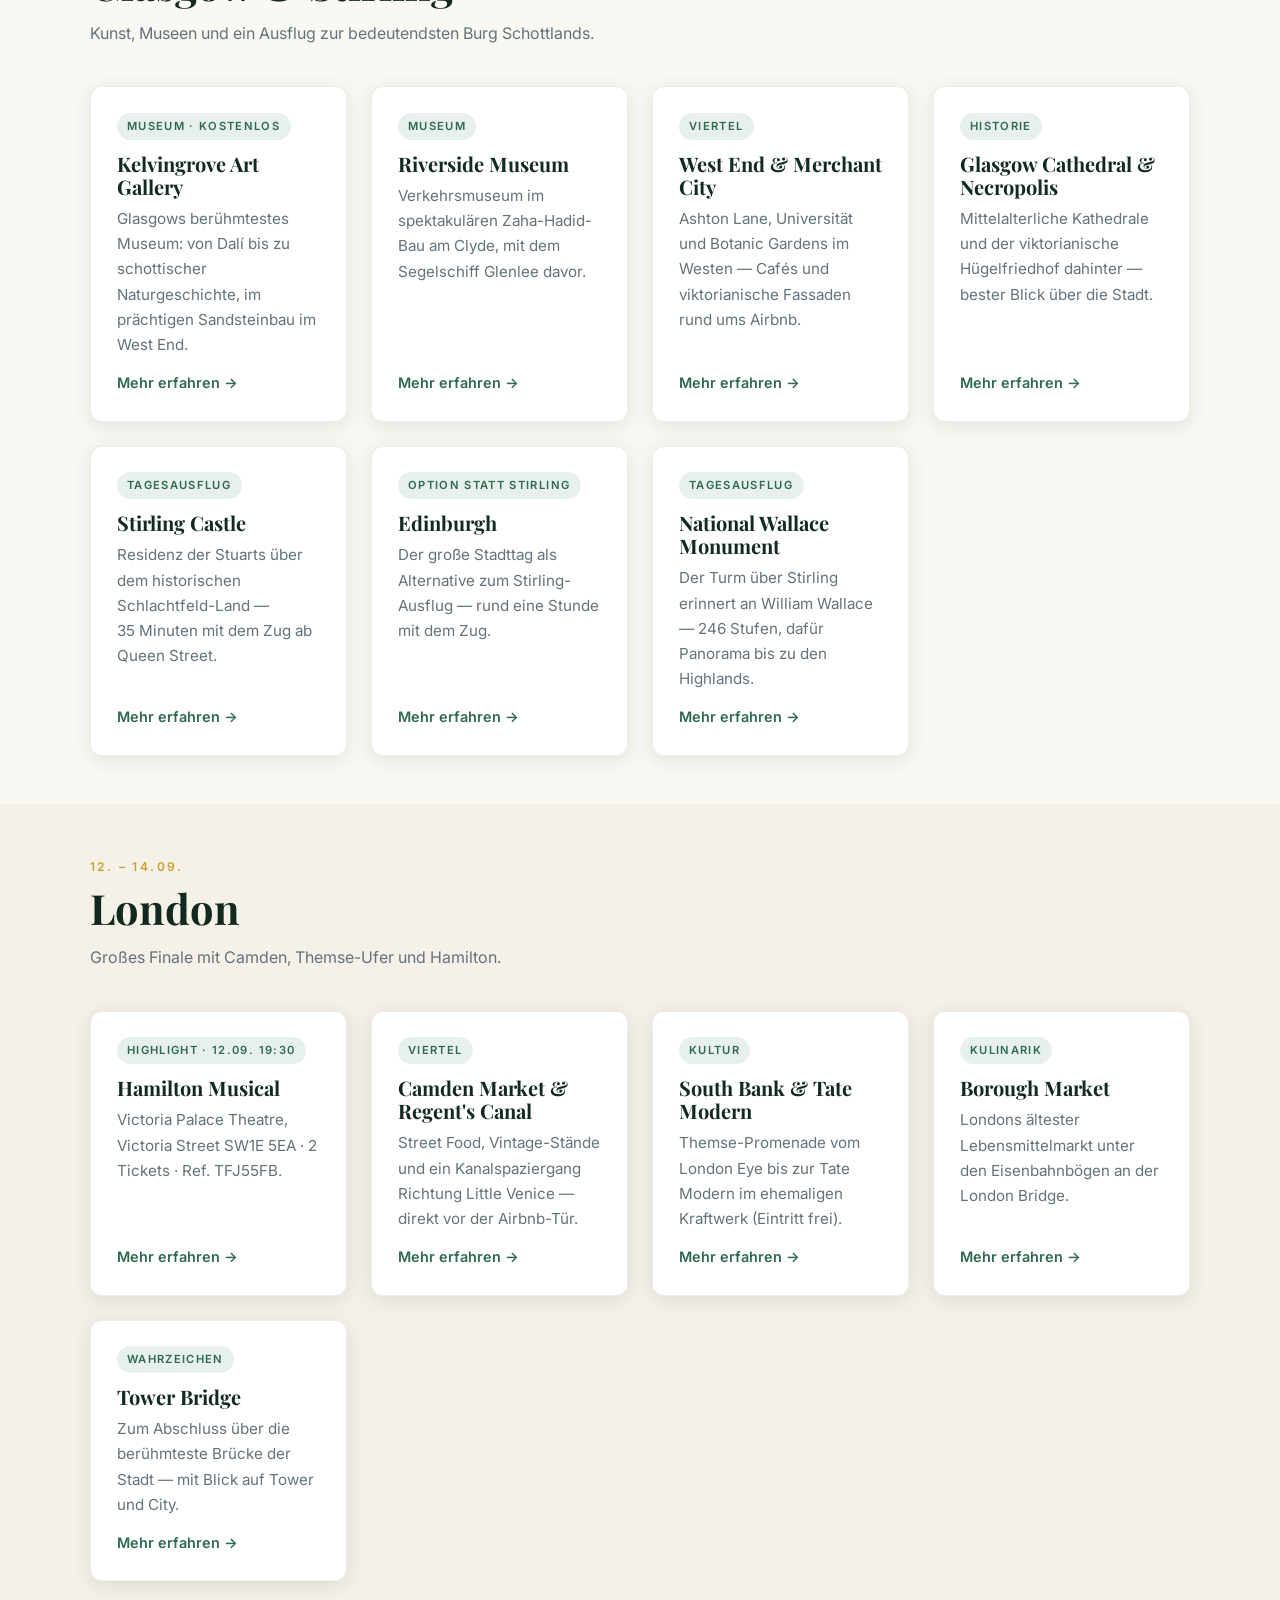
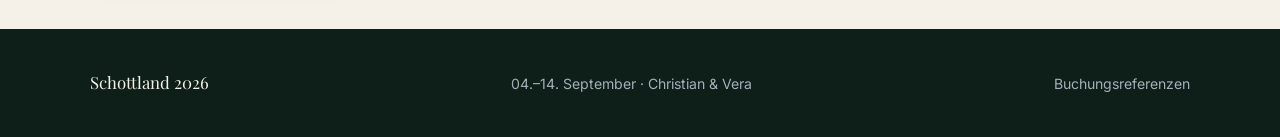
<file: sightseeing.html>
<!DOCTYPE html>
<html lang="de">
<head>
  <meta charset="UTF-8">
  <meta name="viewport" content="width=device-width, initial-scale=1.0">
  <title>Sightseeing · Schottland 2026</title>
  <meta name="description" content="Sehenswürdigkeiten und Aktivitäten der Schottland-Reise 2026: Aberdeen, Inverness, Glasgow, Stirling und London.">
  <link rel="preconnect" href="https://fonts.googleapis.com">
  <link rel="preconnect" href="https://fonts.gstatic.com" crossorigin>
  <link href="https://fonts.googleapis.com/css2?family=Playfair+Display:ital,wght@0,600;0,700;1,600&family=Inter:wght@400;500;600;700&display=swap" rel="stylesheet">
  <link rel="stylesheet" href="css/style.css">
  <link rel="manifest" href="manifest.webmanifest">
  <meta name="theme-color" content="#0d1f18">
  <meta name="mobile-web-app-capable" content="yes">
  <meta name="apple-mobile-web-app-capable" content="yes">
  <meta name="apple-mobile-web-app-status-bar-style" content="black-translucent">
  <meta name="apple-mobile-web-app-title" content="Schottland 26">
  <link rel="apple-touch-icon" href="icons/apple-touch-icon.png">
  <link rel="icon" href="data:image/svg+xml,<svg xmlns='http://www.w3.org/2000/svg' viewBox='0 0 100 100'><text y='.9em' font-size='90'>🏴󠁧󠁢󠁳󠁣󠁴󠁿</text></svg>">
</head>
<body>

  <nav class="site-nav">
    <div class="container nav-inner">
      <a class="nav-brand" href="index.html">Schottland <span class="thistle">2026</span></a>
      <button class="nav-toggle" aria-label="Menü öffnen" aria-expanded="false">
        <span></span><span></span><span></span>
      </button>
      <ul class="nav-links">
        <li><a href="index.html">Start</a></li>
        <li><a href="agenda.html">Agenda</a></li>
        <li><a href="map.html">Karte</a></li>
        <li><a href="fotos.html">Fotos</a></li>
        <li><a href="sightseeing.html" class="active">Sightseeing</a></li>
        <li><a href="essen.html">Essen</a></li>
        <li><a href="links.html">Links</a></li>
      </ul>
    </div>
  </nav>

  <header class="page-header">
    <div class="container">
      <span class="kicker">Sehenswürdigkeiten &amp; Aktivitäten</span>
      <h1>Sightseeing</h1>
      <p>Was uns an den einzelnen Stationen erwartet — von Klippenburgen an der
         Nordsee bis zum Musical-Abend in London. Ein Klick auf eine Karte öffnet
         Details, Bild und weiterführende Links.</p>
    </div>
  </header>

  <main>

    <section class="section tight">
      <div class="container">
        <div class="section-head">
          <span class="kicker">05. – 06.09.</span>
          <h2>Aberdeen &amp; Umgebung</h2>
          <p>Die Granite City an der Nordseeküste.</p>
        </div>
        <div class="grid">
          <article class="card card-clickable">
            <span class="tag">Altstadt</span>
            <h3>Old Aberdeen &amp; King's College Chapel</h3>
            <p>Kopfsteinpflaster und der gotische Crown Tower von 1509 — das
               historische Herz der Stadt, gegründet im 15.&nbsp;Jahrhundert.</p>
            <button type="button" class="card-more" data-sight="old-aberdeen">Mehr erfahren<span class="sr-only"> über Old Aberdeen und King's College Chapel</span> →</button>
          </article>
          <article class="card card-clickable">
            <span class="tag">Küste</span>
            <h3>Footdee („Fittie")</h3>
            <p>Ehemaliges Fischerdorf direkt an der Hafeneinfahrt: winzige Cottages,
               skurrile Gärten und Nordseeluft.</p>
            <button type="button" class="card-more" data-sight="footdee">Mehr erfahren<span class="sr-only"> über Footdee („Fittie")</span> →</button>
          </article>
          <article class="card card-clickable">
            <span class="tag">Hafen</span>
            <h3>Aberdeen Harbour</h3>
            <p>Einer der ältesten Häfen Großbritanniens — mit etwas Glück
               lassen sich Delfine an der Hafeneinfahrt beobachten.</p>
            <button type="button" class="card-more" data-sight="harbour">Mehr erfahren<span class="sr-only"> über Aberdeen Harbour</span> →</button>
          </article>
          <article class="card card-clickable">
            <span class="tag">Tagesausflug</span>
            <h3>Dunnottar Castle</h3>
            <p>Dramatische Klippenruine bei Stonehaven, erreichbar mit dem Bus&nbsp;X7
               und einem Küstenspaziergang.</p>
            <button type="button" class="card-more" data-sight="dunnottar">Mehr erfahren<span class="sr-only"> über Dunnottar Castle</span> →</button>
          </article>
        </div>
      </div>
    </section>

    <section class="section tight section-cream">
      <div class="container">
        <div class="section-head">
          <span class="kicker">06. – 08.09.</span>
          <h2>Inverness &amp; Loch Ness</h2>
          <p>Hauptstadt der Highlands und Basis für den großen Wandertag.</p>
        </div>
        <div class="grid">
          <article class="card card-clickable">
            <span class="tag">Neu 2026</span>
            <h3>Inverness Castle Experience</h3>
            <p>Im Februar 2026 nach 47&nbsp;Mio.&nbsp;£ Umbau wiedereröffnet:
               Highland-Geschichte in zwei Türmen, dazu eine Dachterrasse.</p>
            <button type="button" class="card-more" data-sight="inverness-castle">Mehr erfahren<span class="sr-only"> über die Inverness Castle Experience</span> →</button>
          </article>
          <article class="card card-clickable">
            <span class="tag">Stadt</span>
            <h3>River Ness Walk</h3>
            <p>Flacher 2-km-Uferweg zu den Ness Islands, vorbei an Kathedrale
               und der schwingenden Greig Street Bridge.</p>
            <button type="button" class="card-more" data-sight="river-ness">Mehr erfahren<span class="sr-only"> über den River Ness Walk</span> →</button>
          </article>
          <article class="card card-clickable">
            <span class="tag">Wanderung</span>
            <h3>South Loch Ness Trail</h3>
            <p>15,8&nbsp;km, 390&nbsp;Hm, schwierig: Moor, Nadelwald und die Foyers Bay —
               das stille Ufer von Loch&nbsp;Ness.</p>
            <button type="button" class="card-more" data-sight="loch-ness-trail">Mehr erfahren<span class="sr-only"> über South Loch Ness Trail</span> →</button>
          </article>
          <article class="card card-clickable">
            <span class="tag">Option</span>
            <h3>Kyle of Lochalsh</h3>
            <p>Bahn-Tagestour ab Inverness, Alternative zum Wandertag: die Kyle Line
               gilt als eine der schönsten Strecken Großbritanniens.</p>
            <button type="button" class="card-more" data-sight="kyle">Mehr erfahren<span class="sr-only"> über Kyle of Lochalsh</span> →</button>
          </article>
        </div>
      </div>
    </section>

    <section class="section tight">
      <div class="container">
        <div class="section-head">
          <span class="kicker">08. – 11.09.</span>
          <h2>Glasgow &amp; Stirling</h2>
          <p>Kunst, Museen und ein Ausflug zur bedeutendsten Burg Schottlands.</p>
        </div>
        <div class="grid">
          <article class="card card-clickable">
            <span class="tag">Museum · kostenlos</span>
            <h3>Kelvingrove Art Gallery</h3>
            <p>Glasgows berühmtestes Museum: von Dalí bis zu schottischer
               Naturgeschichte, im prächtigen Sandsteinbau im West End.</p>
            <button type="button" class="card-more" data-sight="kelvingrove">Mehr erfahren<span class="sr-only"> über Kelvingrove Art Gallery</span> →</button>
          </article>
          <article class="card card-clickable">
            <span class="tag">Museum</span>
            <h3>Riverside Museum</h3>
            <p>Verkehrsmuseum im spektakulären Zaha-Hadid-Bau am Clyde,
               mit dem Segelschiff Glenlee davor.</p>
            <button type="button" class="card-more" data-sight="riverside">Mehr erfahren<span class="sr-only"> über Riverside Museum</span> →</button>
          </article>
          <article class="card card-clickable">
            <span class="tag">Viertel</span>
            <h3>West End &amp; Merchant City</h3>
            <p>Ashton Lane, Universität und Botanic Gardens im Westen —
               Cafés und viktorianische Fassaden rund ums Airbnb.</p>
            <button type="button" class="card-more" data-sight="west-end">Mehr erfahren<span class="sr-only"> über West End & Merchant City</span> →</button>
          </article>
          <article class="card card-clickable">
            <span class="tag">Historie</span>
            <h3>Glasgow Cathedral &amp; Necropolis</h3>
            <p>Mittelalterliche Kathedrale und der viktorianische Hügelfriedhof
               dahinter — bester Blick über die Stadt.</p>
            <button type="button" class="card-more" data-sight="cathedral">Mehr erfahren<span class="sr-only"> über Glasgow Cathedral & Necropolis</span> →</button>
          </article>
          <article class="card card-clickable">
            <span class="tag">Tagesausflug</span>
            <h3>Stirling Castle</h3>
            <p>Residenz der Stuarts über dem historischen Schlachtfeld-Land —
               35&nbsp;Minuten mit dem Zug ab Queen Street.</p>
            <button type="button" class="card-more" data-sight="stirling-castle">Mehr erfahren<span class="sr-only"> über Stirling Castle</span> →</button>
          </article>
          <article class="card card-clickable">
            <span class="tag">Option statt Stirling</span>
            <h3>Edinburgh</h3>
            <p>Der große Stadttag als Alternative zum Stirling-Ausflug —
               rund eine Stunde mit dem Zug.</p>
            <button type="button" class="card-more" data-sight="edinburgh">Mehr erfahren<span class="sr-only"> über Edinburgh</span> →</button>
          </article>
          <article class="card card-clickable">
            <span class="tag">Tagesausflug</span>
            <h3>National Wallace Monument</h3>
            <p>Der Turm über Stirling erinnert an William Wallace — 246 Stufen,
               dafür Panorama bis zu den Highlands.</p>
            <button type="button" class="card-more" data-sight="wallace">Mehr erfahren<span class="sr-only"> über National Wallace Monument</span> →</button>
          </article>
        </div>
      </div>
    </section>

    <section class="section tight section-cream">
      <div class="container">
        <div class="section-head">
          <span class="kicker">12. – 14.09.</span>
          <h2>London</h2>
          <p>Großes Finale mit Camden, Themse-Ufer und Hamilton.</p>
        </div>
        <div class="grid">
          <article class="card card-clickable">
            <span class="tag">Highlight · 12.09. 19:30</span>
            <h3>Hamilton Musical</h3>
            <p>Victoria Palace Theatre, Victoria Street SW1E&nbsp;5EA ·
               2 Tickets · Ref. TFJ55FB.</p>
            <button type="button" class="card-more" data-sight="hamilton">Mehr erfahren<span class="sr-only"> über Hamilton Musical</span> →</button>
          </article>
          <article class="card card-clickable">
            <span class="tag">Viertel</span>
            <h3>Camden Market &amp; Regent's Canal</h3>
            <p>Street Food, Vintage-Stände und ein Kanalspaziergang Richtung
               Little Venice — direkt vor der Airbnb-Tür.</p>
            <button type="button" class="card-more" data-sight="camden">Mehr erfahren<span class="sr-only"> über Camden Market & Regent's Canal</span> →</button>
          </article>
          <article class="card card-clickable">
            <span class="tag">Kultur</span>
            <h3>South Bank &amp; Tate Modern</h3>
            <p>Themse-Promenade vom London Eye bis zur Tate Modern im
               ehemaligen Kraftwerk (Eintritt frei).</p>
            <button type="button" class="card-more" data-sight="south-bank">Mehr erfahren<span class="sr-only"> über South Bank & Tate Modern</span> →</button>
          </article>
          <article class="card card-clickable">
            <span class="tag">Kulinarik</span>
            <h3>Borough Market</h3>
            <p>Londons ältester Lebensmittelmarkt unter den Eisenbahnbögen
               an der London Bridge.</p>
            <button type="button" class="card-more" data-sight="borough">Mehr erfahren<span class="sr-only"> über Borough Market</span> →</button>
          </article>
          <article class="card card-clickable">
            <span class="tag">Wahrzeichen</span>
            <h3>Tower Bridge</h3>
            <p>Zum Abschluss über die berühmteste Brücke der Stadt —
               mit Blick auf Tower und City.</p>
            <button type="button" class="card-more" data-sight="tower-bridge">Mehr erfahren<span class="sr-only"> über Tower Bridge</span> →</button>
          </article>
        </div>
      </div>
    </section>

  </main>

  <!-- Detail-Popup -->
  <dialog id="sight-modal" class="sight-modal" aria-labelledby="sight-modal-title">
    <button type="button" class="modal-close" aria-label="Schließen">&times;</button>
    <div class="modal-figure is-placeholder" id="modal-figure" role="img" aria-label="Bild zur Sehenswürdigkeit"></div>
    <p class="modal-credit" id="modal-credit"></p>
    <div class="modal-body">
      <span class="tag" id="modal-tag"></span>
      <h2 id="sight-modal-title"></h2>
      <p class="modal-summary" id="modal-summary"></p>
      <dl class="modal-facts" id="modal-facts" hidden></dl>
      <p class="modal-note" id="modal-note" hidden></p>
      <h3 class="modal-links-head" id="modal-todos-head" hidden>Vor Ort</h3>
      <ul class="modal-todos" id="modal-todos" hidden></ul>
      <h3 class="modal-links-head">Mehr dazu</h3>
      <ul class="modal-links" id="modal-links"></ul>
    </div>
  </dialog>

  <footer class="site-footer">
    <div class="container footer-inner">
      <span class="footer-brand">Schottland 2026</span>
      <span>04.–14. September · Christian &amp; Vera</span>
      <a href="links.html">Buchungsreferenzen</a>
    </div>
  </footer>

  <script src="js/main.js"></script>
  <script src="js/sightseeing.js"></script>
</body>
</html>
</file>
<file: css/style.css>
/* ===================================================================
   Schottland 2026 — Travel Site
   Palette: Dunkelgrün / Slate / Cream / Heather-Gold
   =================================================================== */

:root {
  --green-950: #0d1f18;
  --green-900: #12291f;
  --green-800: #1a3a2c;
  --green-700: #24503c;
  --green-600: #2f6a4f;
  --green-500: #3d8465;
  --slate-700: #3f4a52;
  --slate-500: #64727c;
  --slate-300: #a4b0b8;
  --cream: #f5f1e8;
  --cream-dim: #e8e2d4;
  --paper: #faf8f2;
  --gold: #c9a227;
  --gold-soft: #d9b44a;
  --heather: #8f7bb8;
  --rail-blue: #2563a8;
  --sleeper: #16283c;
  --eurostar: #e0a800;
  --excursion: #3d8465;

  --font-display: "Playfair Display", Georgia, serif;
  --font-body: "Inter", -apple-system, BlinkMacSystemFont, "Segoe UI", sans-serif;

  --nav-h: 64px;
  --radius: 12px;
  --shadow: 0 4px 20px rgba(13, 31, 24, 0.10);
  --shadow-lg: 0 12px 40px rgba(13, 31, 24, 0.18);
}

* { margin: 0; padding: 0; box-sizing: border-box; }

html { scroll-behavior: smooth; }

body {
  font-family: var(--font-body);
  font-size: 16px;
  line-height: 1.65;
  color: var(--green-950);
  background: var(--paper);
  -webkit-font-smoothing: antialiased;
}

h1, h2, h3, .display {
  font-family: var(--font-display);
  font-weight: 700;
  line-height: 1.15;
  color: var(--green-900);
}

a { color: var(--green-600); text-decoration: none; }
a:hover { text-decoration: underline; }

img { max-width: 100%; display: block; }

.container {
  width: min(1100px, 100% - 2.5rem);
  margin-inline: auto;
}

/* ============ Navigation ============ */

.site-nav {
  position: sticky;
  top: 0;
  z-index: 1000;
  background: rgba(13, 31, 24, 0.96);
  backdrop-filter: blur(8px);
  border-bottom: 1px solid rgba(245, 241, 232, 0.08);
}

.nav-inner {
  display: flex;
  align-items: center;
  justify-content: space-between;
  height: var(--nav-h);
}

.nav-brand {
  font-family: var(--font-display);
  font-size: 1.25rem;
  font-weight: 700;
  color: var(--cream);
  letter-spacing: 0.02em;
}
.nav-brand:hover { text-decoration: none; color: var(--gold); }
.nav-brand .thistle { color: var(--gold); }

.nav-toggle {
  display: none;
  background: none;
  border: none;
  cursor: pointer;
  padding: 0.5rem;
}
.nav-toggle span {
  display: block;
  width: 24px;
  height: 2px;
  background: var(--cream);
  margin: 5px 0;
  transition: transform 0.25s, opacity 0.25s;
}
.nav-toggle[aria-expanded="true"] span:nth-child(1) { transform: translateY(7px) rotate(45deg); }
.nav-toggle[aria-expanded="true"] span:nth-child(2) { opacity: 0; }
.nav-toggle[aria-expanded="true"] span:nth-child(3) { transform: translateY(-7px) rotate(-45deg); }

.nav-links {
  display: flex;
  gap: 0.25rem;
  list-style: none;
}
.nav-links a {
  display: block;
  padding: 0.5rem 0.9rem;
  color: var(--slate-300);
  font-size: 0.92rem;
  font-weight: 500;
  border-radius: 8px;
  transition: color 0.2s, background 0.2s;
}
.nav-links a:hover {
  color: var(--cream);
  background: rgba(245, 241, 232, 0.07);
  text-decoration: none;
}
.nav-links a.active {
  color: var(--gold);
  background: rgba(201, 162, 39, 0.12);
}

@media (max-width: 720px) {
  .nav-toggle { display: block; }
  .nav-links {
    display: none;
    position: absolute;
    top: var(--nav-h);
    left: 0;
    right: 0;
    flex-direction: column;
    background: var(--green-950);
    padding: 0.75rem 1.25rem 1.25rem;
    border-bottom: 1px solid rgba(245, 241, 232, 0.08);
    box-shadow: var(--shadow-lg);
  }
  .nav-links.open { display: flex; }
  .nav-links a { padding: 0.8rem 1rem; font-size: 1rem; }
}

/* ============ Hero (Startseite) ============ */

.hero {
  position: relative;
  min-height: calc(88vh - var(--nav-h));
  display: flex;
  align-items: center;
  color: var(--cream);
  background:
    linear-gradient(160deg, rgba(13, 31, 24, 0.88) 0%, rgba(26, 58, 44, 0.72) 55%, rgba(13, 31, 24, 0.92) 100%),
    radial-gradient(ellipse at 70% 20%, rgba(143, 123, 184, 0.35), transparent 55%),
    radial-gradient(ellipse at 20% 85%, rgba(201, 162, 39, 0.18), transparent 50%),
    var(--green-900);
  overflow: hidden;
  padding: 4rem 0;
}

.hero::after {
  /* stilisierte Highland-Silhouette */
  content: "";
  position: absolute;
  inset-inline: 0;
  bottom: -2px;
  height: 180px;
  background: var(--green-950);
  clip-path: polygon(0 78%, 8% 62%, 16% 74%, 26% 48%, 36% 68%, 47% 40%, 58% 66%, 68% 50%, 78% 70%, 88% 55%, 100% 72%, 100% 100%, 0 100%);
  opacity: 0.85;
  pointer-events: none;
}

.hero-inner { position: relative; z-index: 1; }

.hero .kicker {
  display: inline-block;
  font-size: 0.8rem;
  font-weight: 600;
  letter-spacing: 0.22em;
  text-transform: uppercase;
  color: var(--gold);
  margin-bottom: 1rem;
}

.hero h1 {
  font-size: clamp(2.6rem, 7vw, 4.8rem);
  color: var(--cream);
  margin-bottom: 1.25rem;
}
.hero h1 em { color: var(--gold); font-style: italic; }

.hero .sub {
  font-size: clamp(1rem, 2.2vw, 1.25rem);
  color: var(--cream-dim);
  max-width: 34rem;
  margin-bottom: 2.25rem;
}

.hero-cta { display: flex; flex-wrap: wrap; gap: 0.85rem; }

.btn {
  display: inline-block;
  padding: 0.8rem 1.6rem;
  border-radius: 999px;
  font-weight: 600;
  font-size: 0.95rem;
  transition: transform 0.15s, box-shadow 0.15s, background 0.2s;
}
.btn:hover { text-decoration: none; transform: translateY(-2px); }
.btn-gold { background: var(--gold); color: var(--green-950); }
.btn-gold:hover { box-shadow: 0 8px 24px rgba(201, 162, 39, 0.35); }
.btn-ghost {
  color: var(--cream);
  border: 1px solid rgba(245, 241, 232, 0.35);
}
.btn-ghost:hover { background: rgba(245, 241, 232, 0.1); }

/* ============ Countdown ============ */

.countdown {
  display: flex;
  flex-wrap: wrap;
  gap: 0.75rem;
  margin-top: 3rem;
}
.countdown .unit {
  min-width: 84px;
  padding: 0.9rem 1rem;
  text-align: center;
  background: rgba(245, 241, 232, 0.07);
  border: 1px solid rgba(245, 241, 232, 0.12);
  border-radius: var(--radius);
  backdrop-filter: blur(4px);
}
.countdown .num {
  font-family: var(--font-display);
  font-size: 2rem;
  font-weight: 700;
  color: var(--cream);
  font-variant-numeric: tabular-nums;
}
.countdown .lbl {
  font-size: 0.7rem;
  text-transform: uppercase;
  letter-spacing: 0.14em;
  color: var(--slate-300);
}

/* ============ Sections ============ */

.section { padding: 4.5rem 0; }
.section.tight { padding: 3rem 0; }
.section-dark { background: var(--green-950); color: var(--cream-dim); }
.section-dark h2 { color: var(--cream); }
.section-cream { background: var(--cream); }

.section-head { margin-bottom: 2.5rem; max-width: 44rem; }
.section-head .kicker {
  font-size: 0.75rem;
  font-weight: 600;
  letter-spacing: 0.2em;
  text-transform: uppercase;
  color: var(--gold);
}
.section-head h2 { font-size: clamp(1.8rem, 4vw, 2.6rem); margin: 0.4rem 0 0.75rem; }
.section-head p { color: var(--slate-500); }
.section-dark .section-head p { color: var(--slate-300); }

.page-header {
  background: var(--green-950);
  color: var(--cream);
  padding: 3.5rem 0 3rem;
}
.page-header .kicker {
  font-size: 0.75rem;
  font-weight: 600;
  letter-spacing: 0.2em;
  text-transform: uppercase;
  color: var(--gold);
}
.page-header h1 {
  color: var(--cream);
  font-size: clamp(2rem, 5vw, 3.2rem);
  margin: 0.4rem 0 0.6rem;
}
.page-header p { color: var(--slate-300); max-width: 40rem; }

/* ============ Cards / Grid ============ */

.grid {
  display: grid;
  gap: 1.5rem;
  grid-template-columns: repeat(auto-fit, minmax(min(240px, 100%), 1fr));
}

.card {
  background: #fff;
  border: 1px solid rgba(13, 31, 24, 0.08);
  border-radius: var(--radius);
  padding: 1.6rem;
  box-shadow: var(--shadow);
  transition: transform 0.2s, box-shadow 0.2s;
}
.card:hover { transform: translateY(-3px); box-shadow: var(--shadow-lg); }
.card h3 { font-size: 1.25rem; margin-bottom: 0.5rem; }
.card p { color: var(--slate-500); font-size: 0.95rem; }
.card .tag {
  display: inline-block;
  font-size: 0.7rem;
  font-weight: 600;
  letter-spacing: 0.12em;
  text-transform: uppercase;
  color: var(--green-600);
  background: rgba(61, 132, 101, 0.12);
  padding: 0.25rem 0.65rem;
  border-radius: 999px;
  margin-bottom: 0.8rem;
}
.card .card-link {
  display: inline-block;
  margin-top: 0.9rem;
  font-weight: 600;
  font-size: 0.9rem;
}

/* ============ Fotoseite ============ */

.photo-empty {
  max-width: 44rem;
  padding: 1.6rem 1.8rem;
  background: #fff;
  border: 1px solid rgba(13, 31, 24, 0.08);
  border-radius: var(--radius);
  box-shadow: var(--shadow);
}
.photo-empty h2 { font-size: 1.3rem; margin-bottom: 0.6rem; }
.photo-empty p { color: var(--slate-500); font-size: 0.95rem; margin-bottom: 0.8rem; }
.photo-empty pre {
  background: var(--green-950);
  color: var(--cream);
  padding: 0.9rem 1.1rem;
  border-radius: 8px;
  overflow-x: auto;
  font-size: 0.85rem;
  margin-bottom: 0.9rem;
}
.photo-empty code { font-family: ui-monospace, "SF Mono", Menlo, Consolas, monospace; }
.photo-empty p code {
  background: rgba(13, 31, 24, 0.07);
  padding: 0.1rem 0.35rem;
  border-radius: 5px;
  font-size: 0.88em;
}

.photo-tabs { display: flex; gap: 0.4rem; margin-bottom: 2rem; }
.photo-tabs button {
  font: inherit;
  font-size: 0.9rem;
  font-weight: 600;
  color: var(--slate-700);
  background: var(--paper);
  border: 1px solid rgba(13, 31, 24, 0.12);
  border-radius: 999px;
  padding: 0.45rem 1.1rem;
  cursor: pointer;
  transition: background 0.15s, color 0.15s, border-color 0.15s;
}
.photo-tabs button:hover { border-color: var(--green-500); color: var(--green-800); }
.photo-tabs button.active {
  color: var(--cream);
  background: var(--green-700);
  border-color: var(--green-700);
}
.photo-tabs button:focus-visible { outline: 3px solid var(--gold); outline-offset: 2px; }

.photo-day { margin-bottom: 2.75rem; }
.photo-day h2 {
  display: flex;
  align-items: baseline;
  flex-wrap: wrap;
  gap: 0.6rem;
  font-size: 1.3rem;
  padding-bottom: 0.6rem;
  margin-bottom: 1.1rem;
  border-bottom: 1px solid rgba(13, 31, 24, 0.1);
}
.photo-day-date { color: var(--gold); font-family: var(--font-body); font-size: 0.8rem;
  font-weight: 600; letter-spacing: 0.14em; text-transform: uppercase; }
.photo-day-count {
  margin-left: auto;
  font-family: var(--font-body);
  font-size: 0.8rem;
  font-weight: 600;
  color: var(--slate-500);
}

.photo-grid {
  display: grid;
  grid-template-columns: repeat(auto-fill, minmax(150px, 1fr));
  gap: 0.6rem;
}

.photo-thumb {
  position: relative;
  display: block;
  padding: 0;
  border: none;
  border-radius: 8px;
  overflow: hidden;
  background: var(--cream-dim);
  cursor: pointer;
  aspect-ratio: 4 / 3;
  transition: transform 0.15s, box-shadow 0.15s;
}
.photo-thumb img { width: 100%; height: 100%; object-fit: cover; }
.photo-thumb:hover { transform: translateY(-2px); box-shadow: var(--shadow-lg); }
.photo-thumb:focus-visible { outline: 3px solid var(--gold); outline-offset: 2px; }
.photo-noloc {
  position: absolute;
  top: 5px;
  right: 6px;
  font-size: 0.7rem;
  color: var(--cream);
  text-shadow: 0 1px 3px rgba(0, 0, 0, 0.7);
}

#photo-map {
  height: min(70vh, 640px);
  min-height: 380px;
  border-radius: var(--radius);
  border: 1px solid rgba(13, 31, 24, 0.12);
  box-shadow: var(--shadow-lg);
  z-index: 0;
}
#photo-map[hidden] { display: none; }
.photo-hint { padding: 2rem; color: var(--slate-500); text-align: center; }

.photo-pin {
  position: relative;
  width: 46px;
  height: 46px;
  border-radius: 8px;
  overflow: hidden;
  border: 2px solid var(--cream);
  box-shadow: 0 2px 8px rgba(13, 31, 24, 0.45);
  background: var(--green-800);
}
.photo-pin img { width: 100%; height: 100%; object-fit: cover; }
.photo-pin span {
  position: absolute;
  right: -4px;
  bottom: -4px;
  min-width: 19px;
  padding: 0 4px;
  font-size: 0.68rem;
  font-weight: 700;
  line-height: 19px;
  text-align: center;
  color: var(--green-950);
  background: var(--gold);
  border-radius: 999px;
}

.photo-popup-grid {
  display: grid;
  grid-template-columns: repeat(3, 52px);
  gap: 4px;
  margin-top: 0.6rem;
}
.photo-popup-grid .photo-thumb { aspect-ratio: 1; border-radius: 5px; }

/* Großansicht */
.photo-modal {
  width: min(1100px, calc(100% - 1.5rem));
  max-height: 92vh;
  margin: auto;
  padding: 0;
  border: none;
  border-radius: 14px;
  background: var(--green-950);
  color: var(--cream);
  overflow: hidden;
  box-shadow: var(--shadow-lg);
}
.photo-modal::backdrop { background: rgba(6, 15, 11, 0.86); backdrop-filter: blur(3px); }
.photo-modal img {
  display: block;
  width: 100%;
  max-height: calc(92vh - 4.5rem);
  object-fit: contain;
  background: #000;
}
.photo-modal-caption {
  display: flex;
  flex-wrap: wrap;
  align-items: baseline;
  gap: 0.3rem 0.9rem;
  padding: 0.85rem 1.2rem;
  font-size: 0.88rem;
  color: var(--slate-300);
}
.photo-modal-caption strong { color: var(--cream); font-size: 0.95rem; }
.photo-modal-pos { margin-left: auto; }

.photo-nav {
  position: absolute;
  top: 50%;
  transform: translateY(-50%);
  z-index: 2;
  width: 44px;
  height: 64px;
  font-size: 1.8rem;
  line-height: 1;
  color: var(--cream);
  background: rgba(13, 31, 24, 0.55);
  border: none;
  cursor: pointer;
  transition: background 0.15s;
}
.photo-nav:hover { background: rgba(13, 31, 24, 0.8); }
.photo-nav:focus-visible { outline: 3px solid var(--gold); outline-offset: -3px; }
.photo-prev { left: 0; border-radius: 0 8px 8px 0; }
.photo-next { right: 0; border-radius: 8px 0 0 8px; }

@media (max-width: 640px) {
  .photo-grid { grid-template-columns: repeat(auto-fill, minmax(110px, 1fr)); }
  .photo-nav { width: 38px; height: 54px; font-size: 1.5rem; }
}

/* ============ Wetterkarte (Startseite) ============ */

.weather-card {
  background: #fff;
  border: 1px solid rgba(13, 31, 24, 0.08);
  border-radius: var(--radius);
  padding: 1.5rem 1.75rem;
  box-shadow: var(--shadow);
  max-width: 34rem;
}

.weather-head { display: flex; flex-wrap: wrap; align-items: baseline; gap: 0.3rem 0.7rem; }
.weather-place { font-family: var(--font-display); font-size: 1.35rem; font-weight: 700; color: var(--green-900); }
.weather-note { font-size: 0.85rem; color: var(--slate-500); }

.weather-now {
  display: flex;
  align-items: center;
  flex-wrap: wrap;
  gap: 0.2rem 0.9rem;
  margin: 0.9rem 0 0.2rem;
}
.weather-icon { font-size: 2.6rem; line-height: 1; }
.weather-temp {
  font-family: var(--font-display);
  font-size: 2.6rem;
  font-weight: 700;
  color: var(--green-900);
  font-variant-numeric: tabular-nums;
}
.weather-desc { font-size: 1rem; color: var(--slate-700); }

.weather-detail {
  display: grid;
  grid-template-columns: auto auto;
  gap: 0.3rem 1.2rem;
  justify-content: start;
  margin-top: 1rem;
  padding-top: 0.9rem;
  border-top: 1px solid rgba(13, 31, 24, 0.08);
  font-size: 0.9rem;
}
.weather-detail dt { color: var(--slate-500); }
.weather-detail dd { margin: 0; font-weight: 600; color: var(--green-800); font-variant-numeric: tabular-nums; }

.weather-stamp { margin-top: 0.8rem; font-size: 0.78rem; color: var(--slate-500); }

/* Mini-Karte in der Wetterkarte */
.weather-map {
  height: 220px;
  margin-top: 1.1rem;
  border-radius: 10px;
  border: 1px solid rgba(13, 31, 24, 0.12);
  overflow: hidden;
  z-index: 0;                 /* unter der Sticky-Navigation bleiben */
}
.weather-map[hidden] { display: none; }
.weather-map .leaflet-control-attribution { font-size: 0.65rem; }

.weather-maplink {
  display: inline-block;
  margin-top: 0.8rem;
  font-size: 0.87rem;
  font-weight: 600;
}
.weather-loading, .weather-fail { color: var(--slate-500); font-size: 0.95rem; }
.weather-geo-error { margin-top: 0.6rem; font-size: 0.85rem; color: #9a3412; }

.weather-switch {
  display: flex;
  flex-wrap: wrap;
  gap: 0.4rem;
  margin-top: 1.1rem;
  padding-top: 1rem;
  border-top: 1px solid rgba(13, 31, 24, 0.08);
}
.weather-switch button {
  font: inherit;
  font-size: 0.82rem;
  font-weight: 600;
  color: var(--slate-700);
  background: var(--paper);
  border: 1px solid rgba(13, 31, 24, 0.12);
  border-radius: 999px;
  padding: 0.35rem 0.85rem;
  cursor: pointer;
  transition: background 0.15s, border-color 0.15s, color 0.15s;
}
.weather-switch button:hover { border-color: var(--green-500); color: var(--green-800); }
.weather-switch button.active {
  color: var(--cream);
  background: var(--green-700);
  border-color: var(--green-700);
}
.weather-switch button:disabled { opacity: 0.6; cursor: default; }
.weather-switch button:focus-visible { outline: 3px solid var(--gold); outline-offset: 2px; }

/* Standort-Knopf auf der Karte */
.locate-control a {
  font-size: 1.15rem;
  line-height: 30px;
  text-align: center;
  color: var(--green-800);
}
.locate-control a.busy { opacity: 0.45; }

/* ============ Essen: Lokal-Karten ============ */

.food-badges {
  display: flex;
  flex-wrap: wrap;
  gap: 0.4rem;
  margin-bottom: 0.7rem;
}
.badge-meal,
.badge-veg {
  display: inline-block;
  font-size: 0.68rem;
  font-weight: 600;
  letter-spacing: 0.1em;
  text-transform: uppercase;
  padding: 0.25rem 0.6rem;
  border-radius: 999px;
}
.badge-meal { color: var(--slate-700); background: rgba(13, 31, 24, 0.07); }
/* rein vegetarisch/vegan hervorheben, gemischte Küche dezenter */
.badge-veg { color: var(--green-600); background: rgba(61, 132, 101, 0.14); }
.badge-veg.partial { color: #937717; background: rgba(201, 162, 39, 0.16); }

.food-card { display: flex; flex-direction: column; }

.veg-note {
  margin-top: 0.6rem;
  padding-left: 0.8rem;
  border-left: 2px solid rgba(61, 132, 101, 0.35);
  font-size: 0.88rem;
  color: var(--green-700);
}

.food-tie {
  margin-top: 0.7rem;
  font-size: 0.83rem;
  color: var(--slate-500);
}
.food-tie::before { content: "↳ "; }

.food-links {
  display: flex;
  flex-wrap: wrap;
  gap: 0.4rem 1rem;
  margin-top: auto;
  padding-top: 0.9rem;
  border-top: 1px solid rgba(13, 31, 24, 0.08);
  font-size: 0.87rem;
  font-weight: 600;
}
/* Abstand zum Kartentext, wenn der Block nach oben rutscht */
.food-card .food-links { margin-top: auto; }
.food-card > p:last-of-type { margin-bottom: 0.9rem; }

.food-note {
  margin-top: 1.5rem;
  padding: 0.9rem 1.2rem;
  border-left: 4px solid var(--gold);
  border-radius: 0 8px 8px 0;
  background: rgba(201, 162, 39, 0.1);
  font-size: 0.9rem;
  color: var(--slate-700);
}

/* Nur für Screenreader */
.sr-only {
  position: absolute;
  width: 1px;
  height: 1px;
  padding: 0;
  margin: -1px;
  overflow: hidden;
  clip: rect(0 0 0 0);
  white-space: nowrap;
  border: 0;
}

/* Anklickbare Karten (Sightseeing)
   Der Button traegt einen unsichtbaren Overlay ueber die ganze Karte, damit
   die komplette Flaeche klickbar bleibt — ohne die Ueberschriften-Semantik
   in einen Button zu sperren. */
.card-clickable {
  position: relative;
  display: flex;
  flex-direction: column;
  align-items: flex-start;
}
.card-clickable:focus-within {
  outline: 3px solid var(--gold);
  outline-offset: 3px;
}
.card-more {
  margin-top: auto;
  padding: 0.9rem 0 0;
  font: inherit;
  font-weight: 600;
  font-size: 0.9rem;
  text-align: left;
  color: var(--green-600);
  background: none;
  border: none;
  cursor: pointer;
}
.card-more::after {
  content: "";
  position: absolute;
  inset: 0;
  border-radius: var(--radius);
}
.card-more:focus-visible { outline: none; }   /* Fokusring liegt auf der Karte */
.card-clickable:hover .card-more { color: var(--green-800); }

/* ============ Detail-Popup (Sightseeing) ============ */

.sight-modal {
  width: min(660px, calc(100% - 2rem));
  max-height: min(88vh, 920px);
  /* Zentrierung: das globale "* { margin: 0 }" des Resets kippt sonst das
     margin:auto, mit dem der Browser modale Dialoge mittig setzt. */
  margin: auto;
  padding: 0;
  border: none;
  border-radius: 16px;
  background: #fff;
  color: var(--green-950);
  box-shadow: var(--shadow-lg);
  overflow: auto;
  overscroll-behavior: contain;
}
.sight-modal::backdrop {
  background: rgba(13, 31, 24, 0.66);
  backdrop-filter: blur(3px);
}
.sight-modal[open] { animation: modal-in 0.22s ease-out; }
@keyframes modal-in {
  from { opacity: 0; transform: translateY(12px) scale(0.98); }
  to   { opacity: 1; transform: none; }
}

.modal-close {
  position: absolute;
  top: 0.85rem;
  right: 0.85rem;
  z-index: 2;
  width: 36px;
  height: 36px;
  display: grid;
  place-items: center;
  font-size: 1.5rem;
  line-height: 1;
  color: var(--green-950);
  background: rgba(255, 255, 255, 0.92);
  border: none;
  border-radius: 50%;
  cursor: pointer;
  box-shadow: 0 2px 8px rgba(13, 31, 24, 0.25);
  transition: background 0.15s;
}
.modal-close:hover { background: #fff; }
.modal-close:focus-visible { outline: 3px solid var(--gold); outline-offset: 2px; }

.modal-figure {
  height: clamp(150px, 24vw, 220px);
  background-size: cover;
  background-position: center;
  background-color: var(--green-800);
}
.modal-figure.is-placeholder {
  background-image:
    radial-gradient(ellipse at 70% 25%, rgba(143, 123, 184, 0.4), transparent 60%),
    radial-gradient(ellipse at 25% 80%, rgba(201, 162, 39, 0.25), transparent 55%),
    linear-gradient(150deg, var(--green-900), var(--green-700));
  position: relative;
}
.modal-figure.is-placeholder::after {
  content: "";
  position: absolute;
  inset-inline: 0;
  bottom: 0;
  height: 58px;
  background: var(--green-950);
  opacity: 0.75;
  clip-path: polygon(0 70%, 12% 45%, 24% 68%, 38% 34%, 52% 62%, 66% 40%, 80% 66%, 92% 48%, 100% 64%, 100% 100%, 0 100%);
}

.modal-credit {
  margin: 0;
  padding: 0.4rem 1.75rem 0;
  font-size: 0.72rem;
  color: var(--slate-500);
}
.modal-credit:empty { display: none; }
.modal-credit a { color: var(--slate-500); text-decoration: underline; }

.modal-body { padding: 1.25rem 1.75rem 1.9rem; }
.modal-body .tag {
  display: inline-block;
  font-size: 0.7rem;
  font-weight: 600;
  letter-spacing: 0.12em;
  text-transform: uppercase;
  color: var(--green-600);
  background: rgba(61, 132, 101, 0.12);
  padding: 0.25rem 0.65rem;
  border-radius: 999px;
  margin-bottom: 0.7rem;
}
.modal-body .tag[hidden] { display: none; }
.modal-body h2 { font-size: clamp(1.45rem, 4vw, 1.9rem); margin-bottom: 0.75rem; }
.modal-summary { color: var(--slate-700); }

/* Praktische Angaben (Eintritt, Öffnungszeiten, Anfahrt) */
.modal-facts {
  display: grid;
  grid-template-columns: auto 1fr;
  gap: 0.4rem 1.1rem;
  margin-top: 1.4rem;
  padding: 1rem 1.2rem;
  background: var(--cream);
  border-radius: 10px;
  font-size: 0.9rem;
}
.modal-facts[hidden] { display: none; }
.modal-facts dt {
  font-weight: 600;
  color: var(--green-800);
  white-space: nowrap;
}
.modal-facts dd { margin: 0; color: var(--slate-700); }

.modal-note {
  margin-top: 1rem;
  padding: 0.85rem 1.1rem;
  border-left: 4px solid var(--gold);
  border-radius: 0 8px 8px 0;
  background: rgba(201, 162, 39, 0.1);
  font-size: 0.9rem;
  color: var(--slate-700);
}
.modal-note[hidden] { display: none; }

.modal-links-head {
  font-family: var(--font-body);
  font-size: 0.75rem;
  font-weight: 600;
  letter-spacing: 0.16em;
  text-transform: uppercase;
  color: var(--slate-500);
  margin: 1.75rem 0 0.7rem;
}

/* Programmpunkte vor Ort */
.modal-todos {
  list-style: none;
  display: grid;
  gap: 0.9rem;
}
.modal-todos[hidden] { display: none; }
.modal-todos li {
  padding-left: 0.9rem;
  border-left: 2px solid rgba(61, 132, 101, 0.35);
}
.modal-todos strong {
  display: block;
  color: var(--green-800);
  margin-bottom: 0.15rem;
}
.modal-todos span {
  display: block;
  font-size: 0.9rem;
  color: var(--slate-700);
}

.modal-links { list-style: none; display: grid; gap: 0.5rem; }
.modal-links a {
  display: flex;
  flex-wrap: wrap;
  align-items: baseline;
  gap: 0.15rem 0.7rem;
  padding: 0.7rem 0.95rem;
  border: 1px solid rgba(13, 31, 24, 0.1);
  border-radius: 10px;
  background: var(--paper);
  transition: border-color 0.15s, background 0.15s, transform 0.15s;
}
.modal-links a:hover {
  text-decoration: none;
  border-color: var(--green-500);
  background: #fff;
  transform: translateX(2px);
}
.modal-links a:focus-visible { outline: 3px solid var(--gold); outline-offset: 2px; }
.modal-links .l-label { font-weight: 600; color: var(--green-800); font-size: 0.94rem; }
.modal-links .l-note { font-size: 0.82rem; color: var(--slate-500); }
.modal-links a::after {
  content: "↗";
  margin-left: auto;
  color: var(--slate-300);
  font-size: 0.9rem;
}

@media (prefers-reduced-motion: reduce) {
  .sight-modal[open] { animation: none; }
  .modal-links a:hover { transform: none; }
  .card:hover, .card-btn:hover { transform: none; }
}

/* Overview strip (Startseite) */
.route-strip {
  display: flex;
  flex-wrap: wrap;
  align-items: center;
  gap: 0.5rem 0.75rem;
  font-family: var(--font-display);
  font-size: clamp(1.05rem, 2.4vw, 1.45rem);
  color: var(--cream);
}
.route-strip .arrow { color: var(--gold); font-family: var(--font-body); font-size: 0.9em; }

.stat-row {
  display: grid;
  grid-template-columns: repeat(auto-fit, minmax(140px, 1fr));
  gap: 1rem;
  margin-top: 2.5rem;
}
.stat {
  padding: 1.2rem;
  border: 1px solid rgba(245, 241, 232, 0.12);
  border-radius: var(--radius);
  background: rgba(245, 241, 232, 0.05);
}
.stat .num {
  font-family: var(--font-display);
  font-size: 1.9rem;
  color: var(--gold);
}
.stat .lbl { font-size: 0.8rem; color: var(--slate-300); }

/* ============ Agenda / Timeline ============ */

.timeline { position: relative; padding-left: 0; }

.day {
  position: relative;
  display: grid;
  grid-template-columns: 120px 1fr;
  gap: 1.5rem;
  padding: 2rem 0;
  border-bottom: 1px solid rgba(13, 31, 24, 0.08);
}
.day:last-child { border-bottom: none; }

.day-date { text-align: right; }
.day-date .dow {
  font-size: 0.75rem;
  font-weight: 600;
  letter-spacing: 0.15em;
  text-transform: uppercase;
  color: var(--gold);
}
.day-date .dom {
  font-family: var(--font-display);
  font-size: 2rem;
  font-weight: 700;
  color: var(--green-800);
  line-height: 1.1;
}
.day-date .mon { font-size: 0.85rem; color: var(--slate-500); }

.day-body h3 { font-size: 1.35rem; margin-bottom: 0.35rem; }
.day-body .day-sub {
  font-size: 0.9rem;
  color: var(--slate-500);
  margin-bottom: 1rem;
}
.day-body .day-sub .ref { white-space: nowrap; }

.day-items { list-style: none; }
.day-items li {
  position: relative;
  padding: 0.45rem 0 0.45rem 1.6rem;
  font-size: 0.97rem;
}
.day-items li::before {
  content: "";
  position: absolute;
  left: 0.35rem;
  top: 0.98rem;
  width: 7px;
  height: 7px;
  border-radius: 50%;
  background: var(--green-500);
}
.day-items li.transit::before { background: var(--rail-blue); }
.day-items li.sleeper-item::before { background: var(--sleeper); box-shadow: 0 0 0 2px rgba(22,40,60,0.2); }
.day-items li.eurostar-item::before { background: var(--eurostar); }
.day-items li.hike::before { background: var(--excursion); }

.day-items .time {
  font-weight: 700;
  font-variant-numeric: tabular-nums;
  color: var(--green-800);
}
.ref {
  font-size: 0.78rem;
  font-weight: 600;
  font-family: ui-monospace, "SF Mono", Menlo, Consolas, monospace;
  background: rgba(13, 31, 24, 0.06);
  border: 1px solid rgba(13, 31, 24, 0.1);
  color: var(--slate-700);
  padding: 0.1rem 0.45rem;
  border-radius: 6px;
  white-space: nowrap;
}

/* Bestätigte Buchung */
.ref-ok {
  color: var(--green-600);
  background: rgba(61, 132, 101, 0.12);
  border-color: rgba(61, 132, 101, 0.3);
}
.ref-ok::before { content: "✓ "; }

.day-badge {
  display: inline-block;
  font-size: 0.7rem;
  font-weight: 600;
  letter-spacing: 0.1em;
  text-transform: uppercase;
  padding: 0.22rem 0.6rem;
  border-radius: 999px;
  margin-left: 0.5rem;
  vertical-align: middle;
}
.badge-travel { background: rgba(37, 99, 168, 0.12); color: var(--rail-blue); }
.badge-stay { background: rgba(61, 132, 101, 0.14); color: var(--green-600); }
.badge-hike { background: rgba(201, 162, 39, 0.16); color: #937717; }

/* Alternativvorschlag innerhalb eines Reisetags */
.day-alt {
  margin-top: 1.4rem;
  padding: 1.1rem 1.3rem;
  border: 1px dashed rgba(13, 31, 24, 0.22);
  border-radius: var(--radius);
  background: rgba(61, 132, 101, 0.05);
}
.day-alt h4 {
  font-family: var(--font-display);
  font-size: 1.1rem;
  font-weight: 700;
  color: var(--green-900);
  margin-bottom: 0.3rem;
}
.day-alt .day-sub { margin-bottom: 0.7rem; }
.day-alt .day-items li { font-size: 0.94rem; }

.day-plan-head {
  margin-top: 1rem;
  font-size: 0.72rem;
  font-weight: 600;
  letter-spacing: 0.16em;
  text-transform: uppercase;
  color: var(--slate-500);
}
.day-plan {
  margin: 0.5rem 0 0;
  padding-left: 1.3rem;
  display: grid;
  gap: 0.45rem;
  font-size: 0.94rem;
}
.day-plan li::marker { color: var(--gold); font-weight: 700; }
.day-plan strong { color: var(--green-800); }
.day-hint { margin-top: 0.8rem; font-size: 0.85rem; color: var(--slate-500); }

.komoot-embed {
  margin-top: 1.25rem;
  border-radius: var(--radius);
  overflow: hidden;
  border: 1px solid rgba(13, 31, 24, 0.1);
  box-shadow: var(--shadow);
}
.komoot-embed iframe { display: block; width: 100%; height: 580px; border: 0; }

@media (max-width: 640px) {
  .day { grid-template-columns: 1fr; gap: 0.5rem; }
  .day-date { display: flex; align-items: baseline; gap: 0.5rem; text-align: left; }
  .day-date .dom { font-size: 1.5rem; }
  .komoot-embed iframe { height: 480px; }
}

/* ============ Map ============ */

.map-wrap { position: relative; }
#map {
  height: min(72vh, 680px);
  min-height: 420px;
  border-radius: var(--radius);
  border: 1px solid rgba(13, 31, 24, 0.12);
  box-shadow: var(--shadow-lg);
  z-index: 1;
}

.map-fallback {
  display: flex;
  flex-direction: column;
  justify-content: center;
  align-items: center;
  gap: 0.4rem;
  height: 100%;
  padding: 2rem;
  text-align: center;
  color: var(--slate-500);
  background: var(--cream);
  border-radius: var(--radius);
}

.map-legend {
  display: flex;
  flex-wrap: wrap;
  gap: 0.75rem 1.5rem;
  margin: 1.25rem 0 0;
  font-size: 0.88rem;
  color: var(--slate-700);
}
.map-legend .item { display: flex; align-items: center; gap: 0.5rem; }
.legend-line {
  display: inline-block;
  width: 34px;
  height: 0;
  border-top: 4px solid;
  border-radius: 2px;
}
.legend-line.train { border-color: var(--rail-blue); }
.legend-line.sleeper { border-color: var(--sleeper); }
.legend-line.eurostar { border-color: var(--eurostar); }
.legend-line.excursion { border-top-style: dashed; border-color: var(--excursion); }

.map-hint {
  margin-top: 0.9rem;
  max-width: 60ch;
  font-size: 0.82rem;
  color: var(--slate-500);
}

.leaflet-popup-content-wrapper {
  border-radius: 10px;
  font-family: var(--font-body);
}
.leaflet-popup-content { margin: 14px 18px; line-height: 1.5; }
.popup-title {
  font-family: var(--font-display);
  font-weight: 700;
  font-size: 1.05rem;
  color: var(--green-900);
  margin-bottom: 0.2rem;
}
.popup-desc { font-size: 0.85rem; color: var(--slate-700); }
.popup-link { display: inline-block; margin-top: 0.4rem; font-size: 0.85rem; font-weight: 600; }

/* ============ Links-Seite ============ */

.link-group { margin-bottom: 2.75rem; }
.link-group h2 {
  font-size: 1.5rem;
  padding-bottom: 0.6rem;
  margin-bottom: 1.2rem;
  border-bottom: 2px solid var(--gold);
  display: inline-block;
}

.booking-list { list-style: none; display: grid; gap: 0.75rem; }
.booking {
  display: flex;
  flex-wrap: wrap;
  align-items: center;
  gap: 0.5rem 1rem;
  background: #fff;
  border: 1px solid rgba(13, 31, 24, 0.08);
  border-radius: var(--radius);
  padding: 1rem 1.25rem;
  box-shadow: var(--shadow);
}
.booking .what { font-weight: 600; color: var(--green-900); flex: 1 1 240px; }
.booking .what small { display: block; font-weight: 400; color: var(--slate-500); font-size: 0.85rem; }
.booking .ext { font-size: 0.88rem; font-weight: 600; white-space: nowrap; }

/* ============ Footer ============ */

.site-footer {
  background: var(--green-950);
  color: var(--slate-300);
  padding: 2.5rem 0;
  font-size: 0.88rem;
}
.footer-inner {
  display: flex;
  flex-wrap: wrap;
  gap: 1rem;
  justify-content: space-between;
  align-items: center;
}
.site-footer a { color: var(--slate-300); }
.site-footer a:hover { color: var(--gold); }
.footer-brand { font-family: var(--font-display); font-size: 1.05rem; color: var(--cream); }

/* Installieren-Button — wird nur eingefügt, wenn der Browser die
   Installation anbietet (beforeinstallprompt). */
.install-btn {
  font: inherit;
  font-weight: 600;
  font-size: 0.85rem;
  color: var(--green-950);
  background: var(--gold);
  border: none;
  border-radius: 999px;
  padding: 0.5rem 1.1rem;
  cursor: pointer;
  transition: transform 0.15s, box-shadow 0.15s;
}
.install-btn:hover { transform: translateY(-1px); box-shadow: 0 6px 18px rgba(201, 162, 39, 0.3); }
.install-btn:focus-visible { outline: 3px solid var(--cream); outline-offset: 2px; }
</file>
